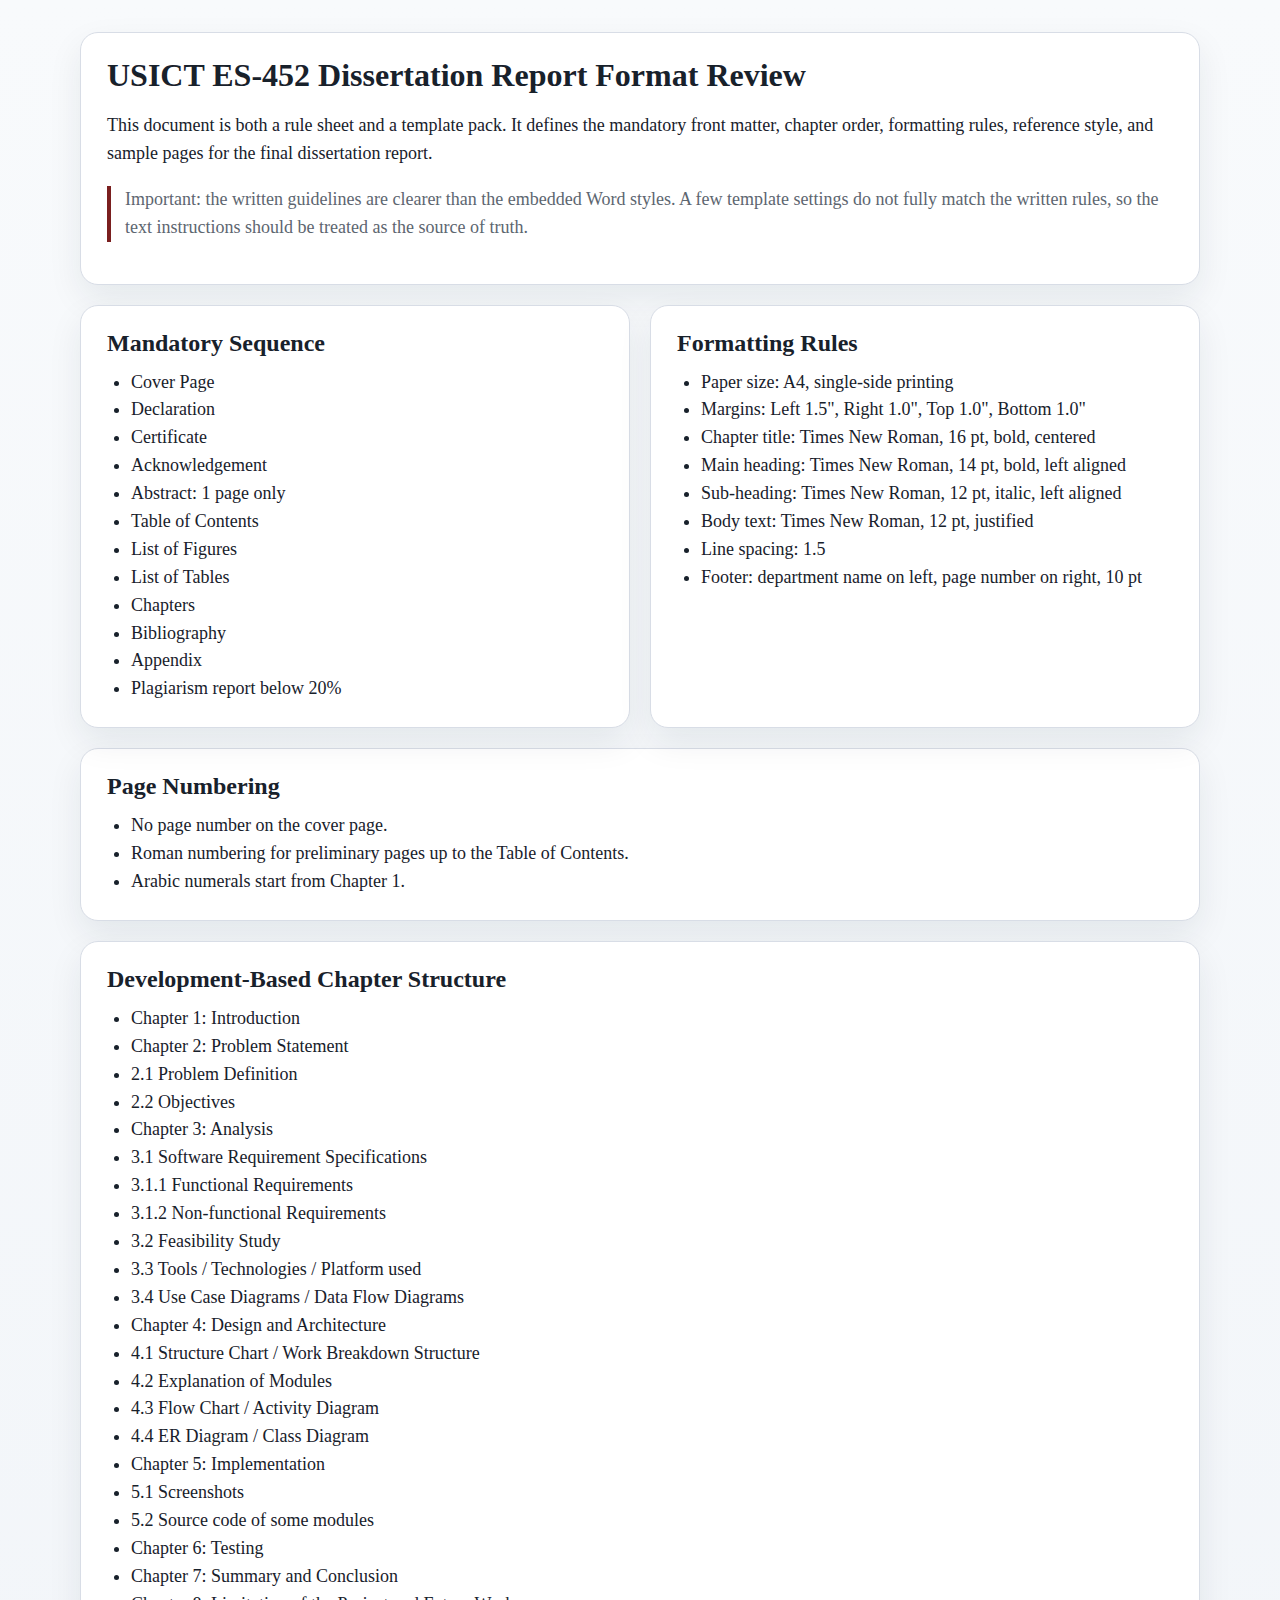
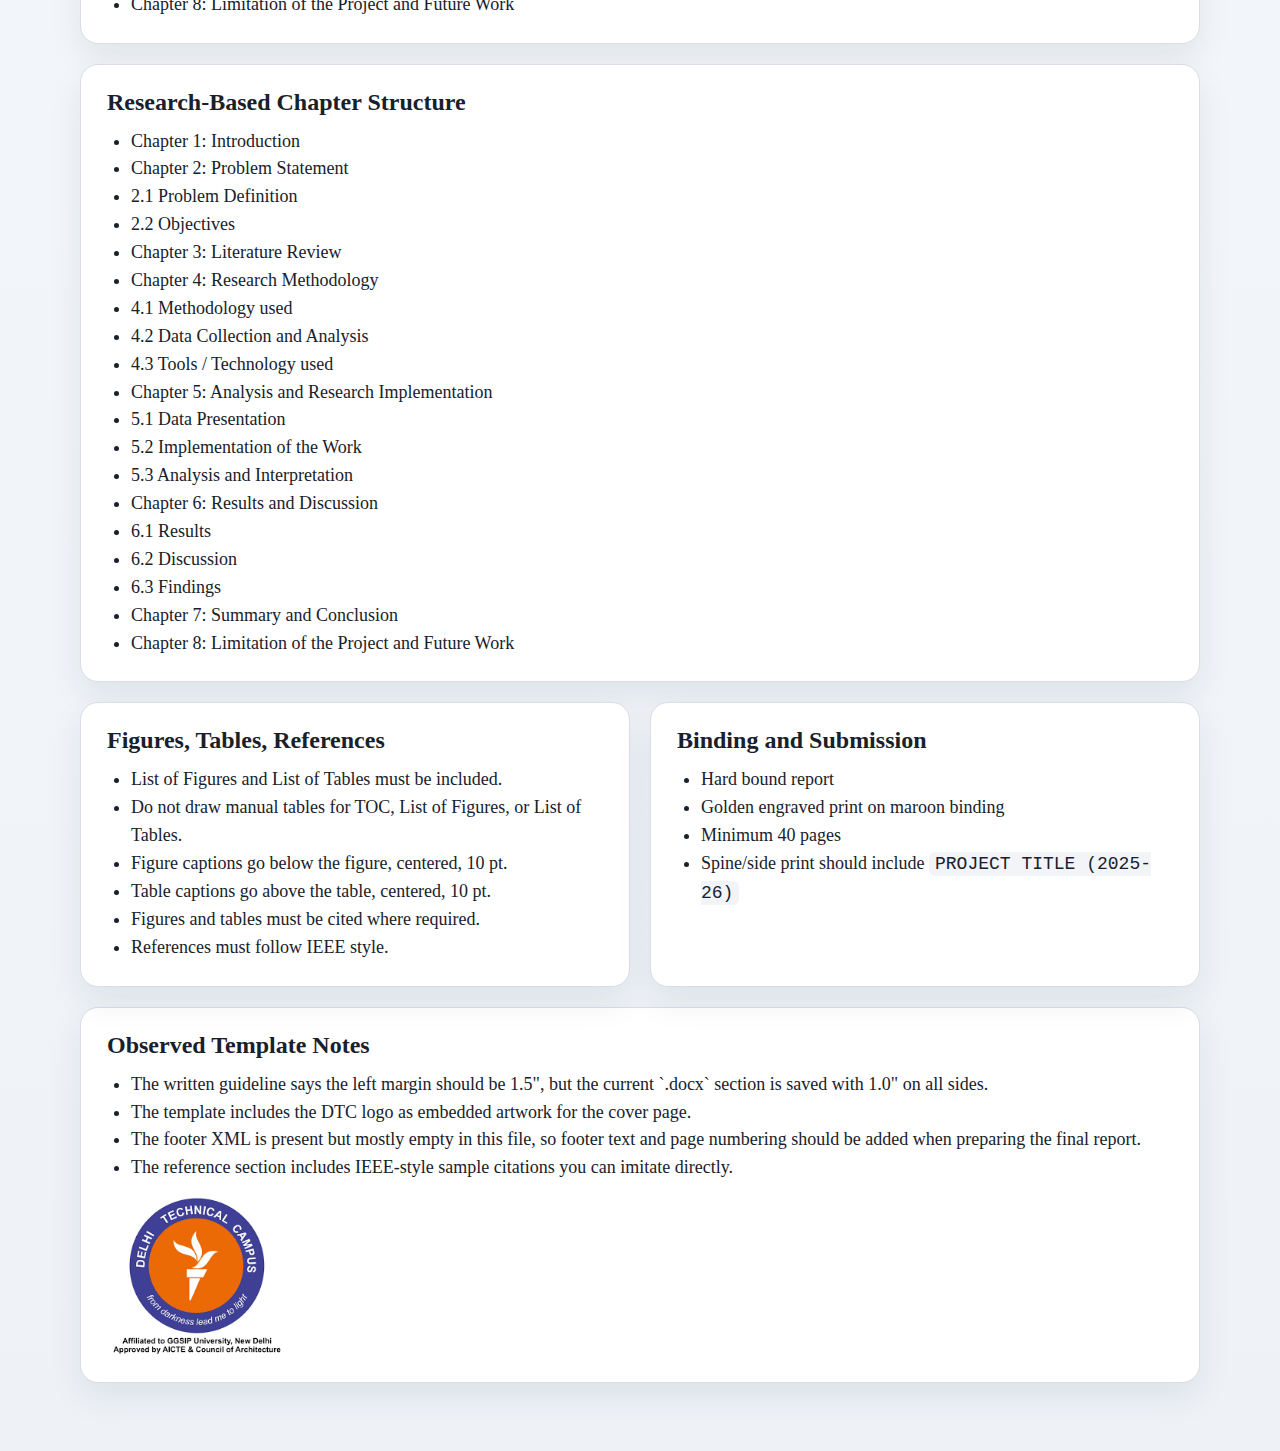
<file: docx_inspect/report_format_review.html>
<!DOCTYPE html>
<html lang="en">
<head>
  <meta charset="UTF-8" />
  <meta name="viewport" content="width=device-width, initial-scale=1.0" />
  <title>ES-452 Dissertation Format Review</title>
  <style>
    :root {
      --bg: #f5f7fb;
      --card: #ffffff;
      --text: #18212b;
      --muted: #5d6670;
      --accent: #7a1f1f;
      --line: #d8dde6;
    }
    * { box-sizing: border-box; }
    body {
      margin: 0;
      font-family: Georgia, "Times New Roman", serif;
      background: linear-gradient(180deg, #f8fafc 0%, #eef2f7 100%);
      color: var(--text);
    }
    main {
      width: min(1120px, calc(100vw - 32px));
      margin: 0 auto;
      padding: 32px 0 48px;
    }
    section {
      background: var(--card);
      border: 1px solid var(--line);
      border-radius: 18px;
      padding: 24px 26px;
      margin-bottom: 20px;
      box-shadow: 0 14px 34px rgba(18, 32, 54, 0.08);
    }
    h1, h2 { margin: 0 0 12px; }
    p, li { font-size: 18px; line-height: 1.55; }
    ul { margin: 0; padding-left: 24px; }
    .grid {
      display: grid;
      grid-template-columns: repeat(auto-fit, minmax(300px, 1fr));
      gap: 20px;
    }
    .note {
      border-left: 4px solid var(--accent);
      padding-left: 14px;
      color: var(--muted);
    }
    img {
      width: 180px;
      display: block;
      margin-top: 12px;
    }
    code {
      font-family: Consolas, monospace;
      background: #f2f4f8;
      padding: 2px 6px;
      border-radius: 6px;
    }
  </style>
</head>
<body>
  <main>
    <section>
      <h1>USICT ES-452 Dissertation Report Format Review</h1>
      <p>
        This document is both a rule sheet and a template pack. It defines the mandatory front matter,
        chapter order, formatting rules, reference style, and sample pages for the final dissertation report.
      </p>
      <p class="note">
        Important: the written guidelines are clearer than the embedded Word styles. A few template settings
        do not fully match the written rules, so the text instructions should be treated as the source of truth.
      </p>
    </section>

    <div class="grid">
      <section>
        <h2>Mandatory Sequence</h2>
        <ul>
          <li>Cover Page</li>
          <li>Declaration</li>
          <li>Certificate</li>
          <li>Acknowledgement</li>
          <li>Abstract: 1 page only</li>
          <li>Table of Contents</li>
          <li>List of Figures</li>
          <li>List of Tables</li>
          <li>Chapters</li>
          <li>Bibliography</li>
          <li>Appendix</li>
          <li>Plagiarism report below 20%</li>
        </ul>
      </section>

      <section>
        <h2>Formatting Rules</h2>
        <ul>
          <li>Paper size: A4, single-side printing</li>
          <li>Margins: Left 1.5", Right 1.0", Top 1.0", Bottom 1.0"</li>
          <li>Chapter title: Times New Roman, 16 pt, bold, centered</li>
          <li>Main heading: Times New Roman, 14 pt, bold, left aligned</li>
          <li>Sub-heading: Times New Roman, 12 pt, italic, left aligned</li>
          <li>Body text: Times New Roman, 12 pt, justified</li>
          <li>Line spacing: 1.5</li>
          <li>Footer: department name on left, page number on right, 10 pt</li>
        </ul>
      </section>
    </div>

    <section>
      <h2>Page Numbering</h2>
      <ul>
        <li>No page number on the cover page.</li>
        <li>Roman numbering for preliminary pages up to the Table of Contents.</li>
        <li>Arabic numerals start from Chapter 1.</li>
      </ul>
    </section>

    <section>
      <h2>Development-Based Chapter Structure</h2>
      <ul>
        <li>Chapter 1: Introduction</li>
        <li>Chapter 2: Problem Statement
        <li>2.1 Problem Definition</li>
        <li>2.2 Objectives</li>
        <li>Chapter 3: Analysis
        <li>3.1 Software Requirement Specifications</li>
        <li>3.1.1 Functional Requirements</li>
        <li>3.1.2 Non-functional Requirements</li>
        <li>3.2 Feasibility Study</li>
        <li>3.3 Tools / Technologies / Platform used</li>
        <li>3.4 Use Case Diagrams / Data Flow Diagrams</li>
        <li>Chapter 4: Design and Architecture</li>
        <li>4.1 Structure Chart / Work Breakdown Structure</li>
        <li>4.2 Explanation of Modules</li>
        <li>4.3 Flow Chart / Activity Diagram</li>
        <li>4.4 ER Diagram / Class Diagram</li>
        <li>Chapter 5: Implementation</li>
        <li>5.1 Screenshots</li>
        <li>5.2 Source code of some modules</li>
        <li>Chapter 6: Testing</li>
        <li>Chapter 7: Summary and Conclusion</li>
        <li>Chapter 8: Limitation of the Project and Future Work</li>
      </ul>
    </section>

    <section>
      <h2>Research-Based Chapter Structure</h2>
      <ul>
        <li>Chapter 1: Introduction</li>
        <li>Chapter 2: Problem Statement
        <li>2.1 Problem Definition</li>
        <li>2.2 Objectives</li>
        <li>Chapter 3: Literature Review</li>
        <li>Chapter 4: Research Methodology</li>
        <li>4.1 Methodology used</li>
        <li>4.2 Data Collection and Analysis</li>
        <li>4.3 Tools / Technology used</li>
        <li>Chapter 5: Analysis and Research Implementation</li>
        <li>5.1 Data Presentation</li>
        <li>5.2 Implementation of the Work</li>
        <li>5.3 Analysis and Interpretation</li>
        <li>Chapter 6: Results and Discussion</li>
        <li>6.1 Results</li>
        <li>6.2 Discussion</li>
        <li>6.3 Findings</li>
        <li>Chapter 7: Summary and Conclusion</li>
        <li>Chapter 8: Limitation of the Project and Future Work</li>
      </ul>
    </section>

    <div class="grid">
      <section>
        <h2>Figures, Tables, References</h2>
        <ul>
          <li>List of Figures and List of Tables must be included.</li>
          <li>Do not draw manual tables for TOC, List of Figures, or List of Tables.</li>
          <li>Figure captions go below the figure, centered, 10 pt.</li>
          <li>Table captions go above the table, centered, 10 pt.</li>
          <li>Figures and tables must be cited where required.</li>
          <li>References must follow IEEE style.</li>
        </ul>
      </section>

      <section>
        <h2>Binding and Submission</h2>
        <ul>
          <li>Hard bound report</li>
          <li>Golden engraved print on maroon binding</li>
          <li>Minimum 40 pages</li>
          <li>Spine/side print should include <code>PROJECT TITLE (2025-26)</code></li>
        </ul>
      </section>
    </div>

    <section>
      <h2>Observed Template Notes</h2>
      <ul>
        <li>The written guideline says the left margin should be 1.5", but the current `.docx` section is saved with 1.0" on all sides.</li>
        <li>The template includes the DTC logo as embedded artwork for the cover page.</li>
        <li>The footer XML is present but mostly empty in this file, so footer text and page numbering should be added when preparing the final report.</li>
        <li>The reference section includes IEEE-style sample citations you can imitate directly.</li>
      </ul>
      <img src="./image1.png" alt="DTC logo" />
    </section>
  </main>
</body>
</html>
</file>
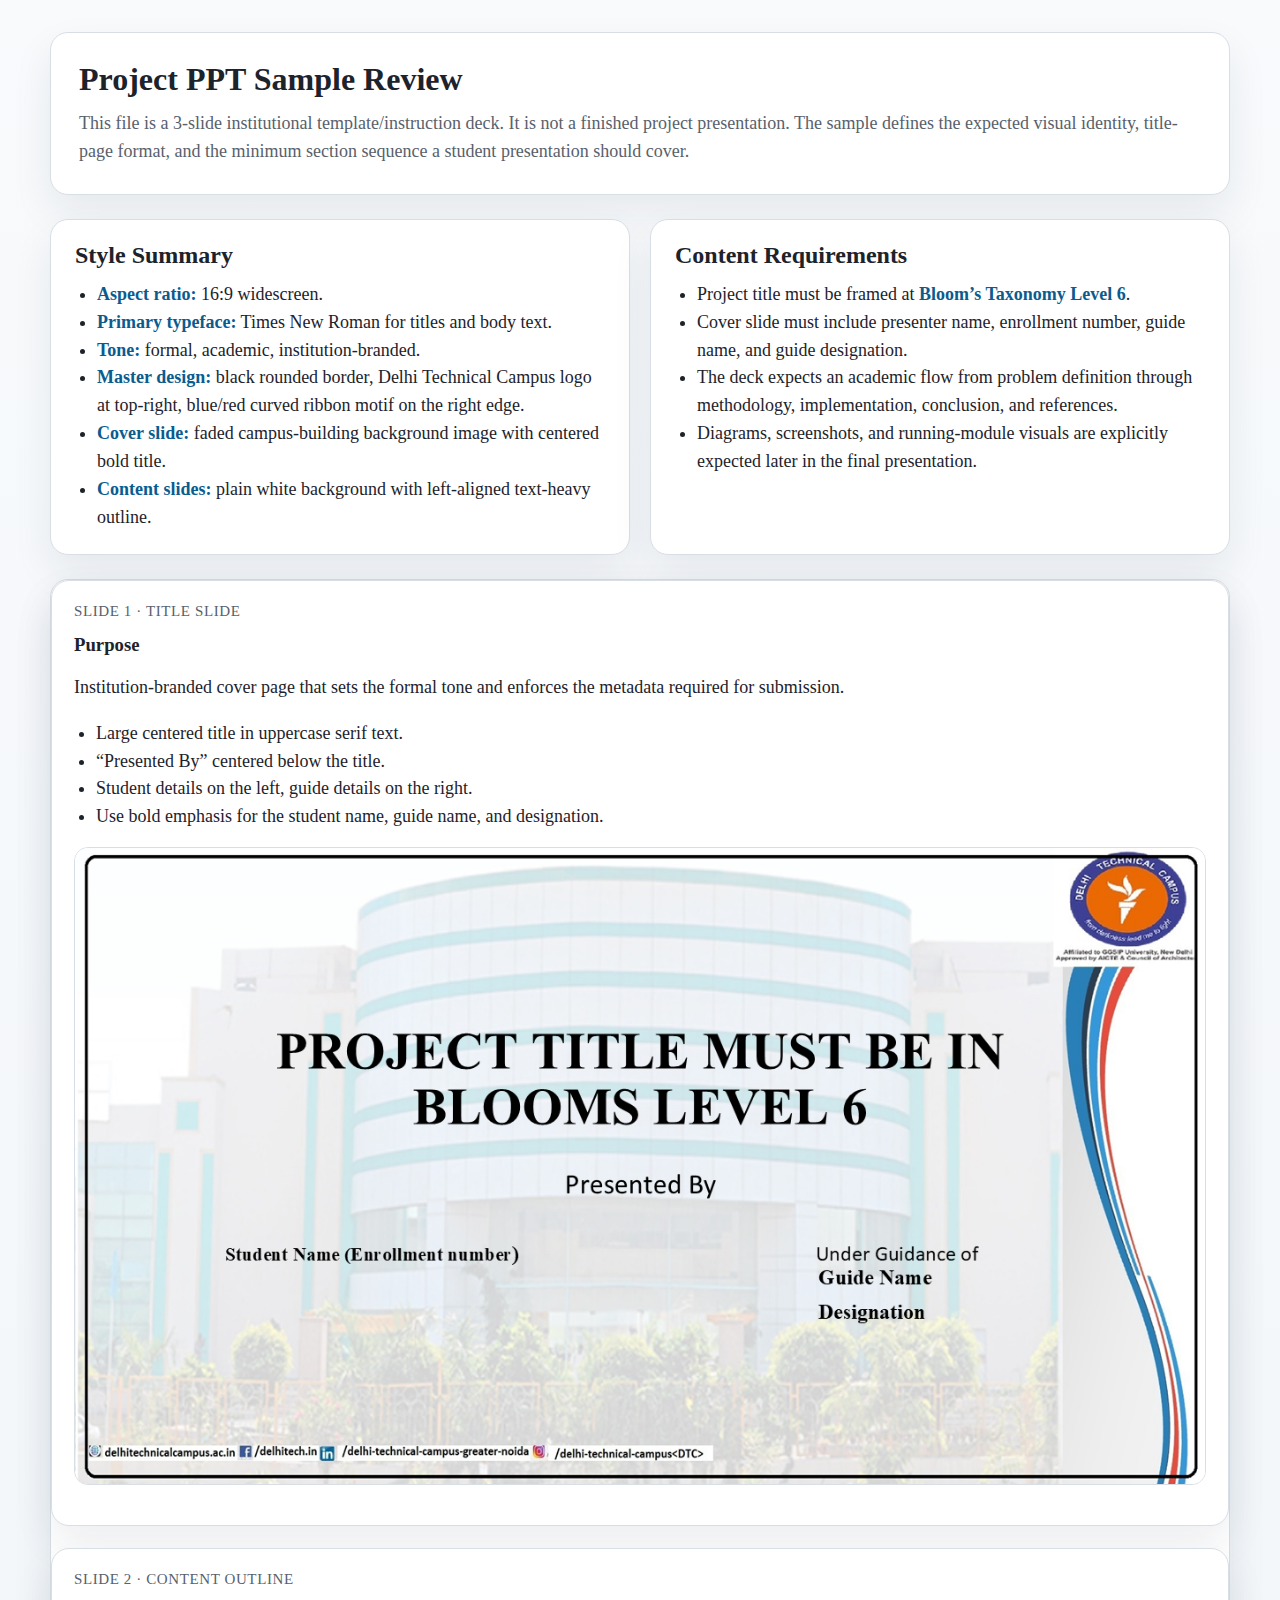
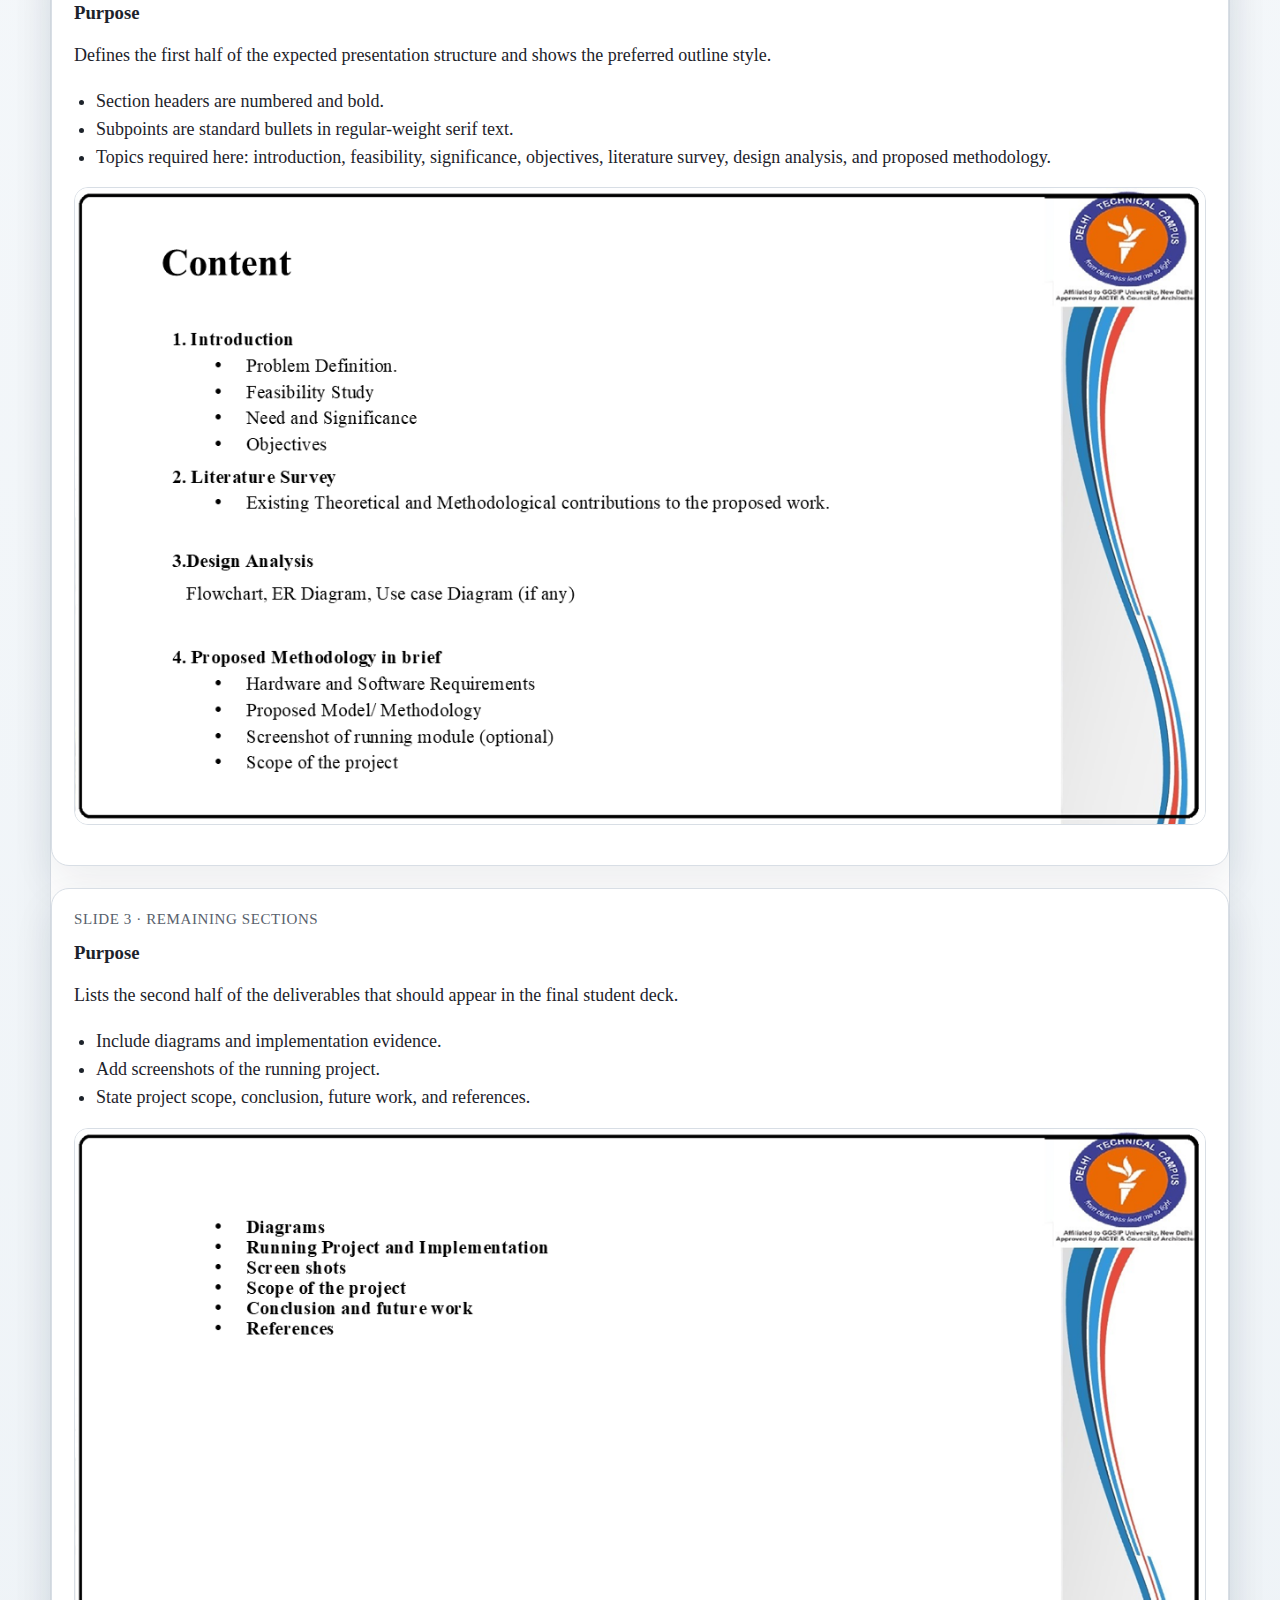
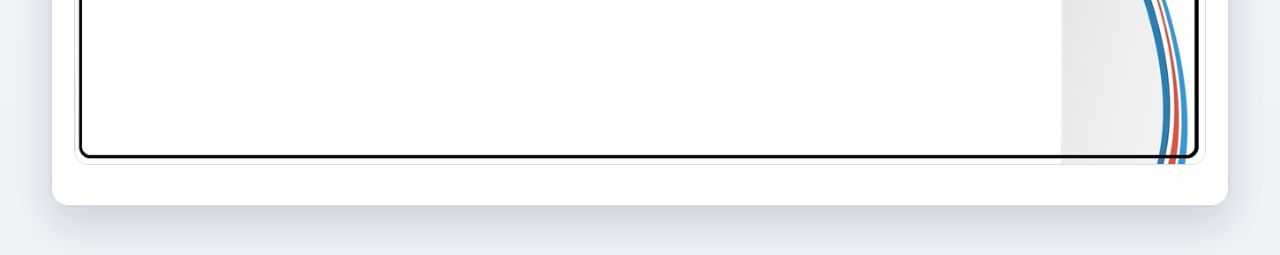
<file: ppt_inspect/ppt_review.html>
<!DOCTYPE html>
<html lang="en">
<head>
  <meta charset="UTF-8" />
  <meta name="viewport" content="width=device-width, initial-scale=1.0" />
  <title>Project PPT Sample Review</title>
  <style>
    :root {
      --bg: #f4f6f8;
      --card: #ffffff;
      --text: #1d232b;
      --muted: #58616c;
      --accent: #0a5c8f;
      --border: #d8dee5;
    }

    * {
      box-sizing: border-box;
    }

    body {
      margin: 0;
      font-family: Georgia, "Times New Roman", serif;
      background: linear-gradient(180deg, #f8fafc 0%, #eef3f7 100%);
      color: var(--text);
    }

    main {
      width: min(1180px, calc(100vw - 32px));
      margin: 0 auto;
      padding: 32px 0 48px;
    }

    h1,
    h2,
    h3 {
      margin: 0 0 12px;
    }

    p,
    li {
      font-size: 18px;
      line-height: 1.55;
    }

    section,
    article {
      background: var(--card);
      border: 1px solid var(--border);
      border-radius: 18px;
      box-shadow: 0 18px 40px rgba(30, 41, 59, 0.08);
    }

    .hero {
      padding: 28px;
      margin-bottom: 24px;
    }

    .hero p {
      margin: 0;
      color: var(--muted);
    }

    .grid {
      display: grid;
      grid-template-columns: repeat(auto-fit, minmax(320px, 1fr));
      gap: 20px;
      margin-bottom: 24px;
    }

    .panel {
      padding: 22px 24px;
    }

    .panel ul {
      margin: 0;
      padding-left: 22px;
    }

    .panel strong {
      color: var(--accent);
    }

    .slides {
      display: grid;
      gap: 22px;
    }

    .slide-card {
      padding: 22px;
    }

    .slide-meta {
      color: var(--muted);
      margin-bottom: 14px;
      font-size: 15px;
      letter-spacing: 0.04em;
      text-transform: uppercase;
    }

    img {
      display: block;
      width: 100%;
      border-radius: 14px;
      border: 1px solid var(--border);
      margin: 16px 0 18px;
      background: #fff;
    }

    .requirements {
      margin: 0;
      padding-left: 22px;
    }
  </style>
</head>
<body>
  <main>
    <section class="hero">
      <h1>Project PPT Sample Review</h1>
      <p>
        This file is a 3-slide institutional template/instruction deck. It is not a finished project
        presentation. The sample defines the expected visual identity, title-page format, and the
        minimum section sequence a student presentation should cover.
      </p>
    </section>

    <div class="grid">
      <section class="panel">
        <h2>Style Summary</h2>
        <ul>
          <li><strong>Aspect ratio:</strong> 16:9 widescreen.</li>
          <li><strong>Primary typeface:</strong> Times New Roman for titles and body text.</li>
          <li><strong>Tone:</strong> formal, academic, institution-branded.</li>
          <li><strong>Master design:</strong> black rounded border, Delhi Technical Campus logo at top-right, blue/red curved ribbon motif on the right edge.</li>
          <li><strong>Cover slide:</strong> faded campus-building background image with centered bold title.</li>
          <li><strong>Content slides:</strong> plain white background with left-aligned text-heavy outline.</li>
        </ul>
      </section>

      <section class="panel">
        <h2>Content Requirements</h2>
        <ul>
          <li>Project title must be framed at <strong>Bloom’s Taxonomy Level 6</strong>.</li>
          <li>Cover slide must include presenter name, enrollment number, guide name, and guide designation.</li>
          <li>The deck expects an academic flow from problem definition through methodology, implementation, conclusion, and references.</li>
          <li>Diagrams, screenshots, and running-module visuals are explicitly expected later in the final presentation.</li>
        </ul>
      </section>
    </div>

    <section class="slides">
      <article class="slide-card">
        <div class="slide-meta">Slide 1 · Title Slide</div>
        <h3>Purpose</h3>
        <p>Institution-branded cover page that sets the formal tone and enforces the metadata required for submission.</p>
        <ul class="requirements">
          <li>Large centered title in uppercase serif text.</li>
          <li>“Presented By” centered below the title.</li>
          <li>Student details on the left, guide details on the right.</li>
          <li>Use bold emphasis for the student name, guide name, and designation.</li>
        </ul>
        <img src="./slide_png/Slide1.PNG" alt="Slide 1 preview" />
      </article>

      <article class="slide-card">
        <div class="slide-meta">Slide 2 · Content Outline</div>
        <h3>Purpose</h3>
        <p>Defines the first half of the expected presentation structure and shows the preferred outline style.</p>
        <ul class="requirements">
          <li>Section headers are numbered and bold.</li>
          <li>Subpoints are standard bullets in regular-weight serif text.</li>
          <li>Topics required here: introduction, feasibility, significance, objectives, literature survey, design analysis, and proposed methodology.</li>
        </ul>
        <img src="./slide_png/Slide2.PNG" alt="Slide 2 preview" />
      </article>

      <article class="slide-card">
        <div class="slide-meta">Slide 3 · Remaining Sections</div>
        <h3>Purpose</h3>
        <p>Lists the second half of the deliverables that should appear in the final student deck.</p>
        <ul class="requirements">
          <li>Include diagrams and implementation evidence.</li>
          <li>Add screenshots of the running project.</li>
          <li>State project scope, conclusion, future work, and references.</li>
        </ul>
        <img src="./slide_png/Slide3.PNG" alt="Slide 3 preview" />
      </article>
    </section>
  </main>
</body>
</html>
</file>
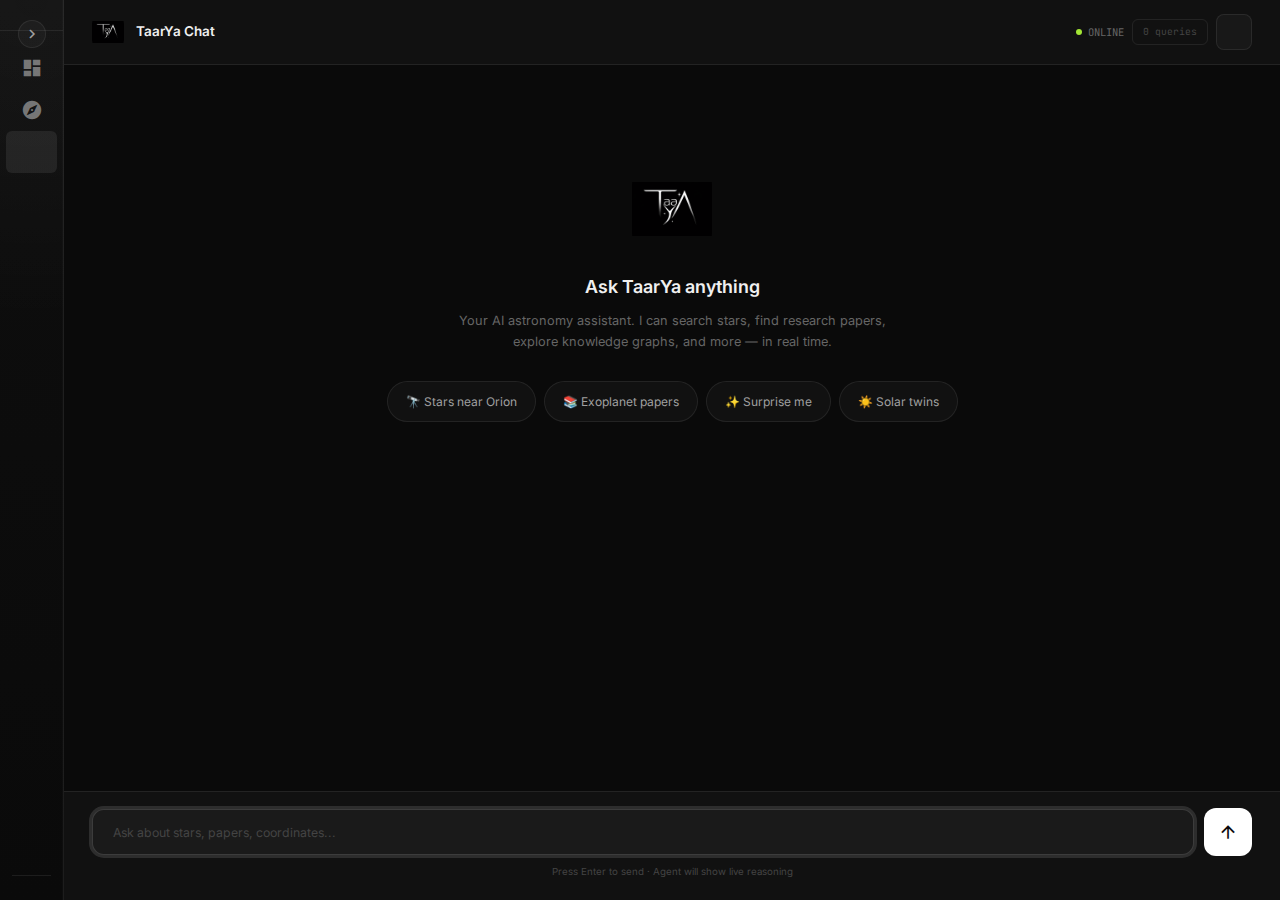
<file: static/chat.html>
<!DOCTYPE html>
<html lang="en" data-theme="dark">
<head>
  <meta charset="UTF-8">
  <meta name="viewport" content="width=device-width, initial-scale=1.0">
  <title>TaarYa — Chat</title>
  <meta name="description" content="Conversational AI agent for astronomy research.">
  <link rel="stylesheet" href="/static/styles.css">
  <link rel="stylesheet" href="https://fonts.googleapis.com/icon?family=Material+Icons">
  <link href="https://fonts.googleapis.com/css2?family=Inter:wght@300;400;500;600;700&family=JetBrains+Mono:wght@400;500;700&display=swap" rel="stylesheet">
  <style>
    /* ═══════════════════════════════════════════════════════
       TAARYA CHAT — BLACK & WHITE THEME (DARK + LIGHT)
       ═══════════════════════════════════════════════════════ */

    :root {
      /* Dark Mode (default) */
      --bg-primary: #0a0a0a;
      --bg-secondary: #111111;
      --bg-tertiary: #1a1a1a;
      --bg-surface: rgba(255,255,255,0.03);
      --bg-surface-hover: rgba(255,255,255,0.06);
      --border: rgba(255,255,255,0.08);
      --border-hover: rgba(255,255,255,0.15);
      --text-primary: #f0f0f0;
      --text-secondary: #a0a0a0;
      --text-tertiary: #666666;
      --text-muted: #444444;
      --accent: #ffffff;
      --accent-dim: rgba(255,255,255,0.12);
      --user-bg: rgba(255,255,255,0.06);
      --user-border: rgba(255,255,255,0.12);
      --ai-bg: rgba(255,255,255,0.03);
      --ai-border: rgba(255,255,255,0.06);
      --success: #a3e635;
      --error: #f87171;
      --dot-active: #ffffff;
      --logo-filter: none;
      --shadow: 0 1px 3px rgba(0,0,0,0.5);
    }

    [data-theme="light"] {
      --bg-primary: #fafafa;
      --bg-secondary: #f5f5f5;
      --bg-tertiary: #eeeeee;
      --bg-surface: rgba(0,0,0,0.02);
      --bg-surface-hover: rgba(0,0,0,0.05);
      --border: rgba(0,0,0,0.08);
      --border-hover: rgba(0,0,0,0.15);
      --text-primary: #111111;
      --text-secondary: #555555;
      --text-tertiary: #888888;
      --text-muted: #bbbbbb;
      --accent: #111111;
      --accent-dim: rgba(0,0,0,0.08);
      --user-bg: rgba(0,0,0,0.04);
      --user-border: rgba(0,0,0,0.08);
      --ai-bg: rgba(0,0,0,0.02);
      --ai-border: rgba(0,0,0,0.05);
      --success: #65a30d;
      --error: #dc2626;
      --dot-active: #111111;
      --logo-filter: invert(1);
      --shadow: 0 1px 3px rgba(0,0,0,0.1);
    }



    html, body {
      height: 100%;
      overflow: hidden;
    }

    .app-layout {
      height: 100vh;
      overflow: hidden;
    }

    /* ── Override main-content for full-bleed chat ──────── */
    .main-content {
      padding: 0 !important;
      max-width: 100% !important;
      height: 100vh;
      min-height: 0;
      position: relative;
      overflow: hidden;
      display: flex;
      flex-direction: column;
      background: var(--bg-primary);
    }

    /* ── Top Bar ───────────────────────────────────────── */
    .chat-topbar {
      position: relative;
      z-index: 2;
      display: flex;
      align-items: center;
      justify-content: space-between;
      padding: 14px 28px;
      border-bottom: 1px solid var(--border);
      background: var(--bg-secondary);
    }

    .topbar-left {
      display: flex;
      align-items: center;
      gap: 12px;
    }

    .topbar-logo {
      width: 32px;
      height: 32px;
      border-radius: 8px;
      object-fit: contain;
      filter: var(--logo-filter);
    }

    .topbar-title {
      font-family: 'Inter', sans-serif;
      font-size: 0.9rem;
      font-weight: 600;
      color: var(--text-primary);
      letter-spacing: -0.01em;
    }

    .topbar-status {
      display: flex;
      align-items: center;
      gap: 6px;
      font-size: 0.7rem;
      color: var(--text-tertiary);
      font-family: 'JetBrains Mono', monospace;
    }

    .status-dot {
      width: 6px; height: 6px;
      border-radius: 50%;
      background: var(--success);
      animation: dotPulse 2s ease-in-out infinite;
    }

    .topbar-right {
      display: flex;
      align-items: center;
      gap: 8px;
    }

    .theme-toggle {
      width: 36px; height: 36px;
      border-radius: 8px;
      border: 1px solid var(--border);
      background: var(--bg-surface);
      cursor: pointer;
      display: flex;
      align-items: center;
      justify-content: center;
      transition: all 0.2s;
      color: var(--text-secondary);
    }

    .theme-toggle:hover {
      background: var(--bg-surface-hover);
      border-color: var(--border-hover);
    }

    .theme-toggle .material-icons { font-size: 18px; }

    .query-count {
      font-family: 'JetBrains Mono', monospace;
      font-size: 0.65rem;
      color: var(--text-muted);
      padding: 4px 10px;
      border: 1px solid var(--border);
      border-radius: 6px;
    }

    /* ── Chat Area ─────────────────────────────────────── */
    .chat-area {
      position: relative;
      z-index: 1;
      flex: 1;
      display: flex;
      flex-direction: column;
      min-height: 0;
      overflow: hidden;
    }

    .chat-messages {
      flex: 1;
      min-height: 0;
      overflow-y: auto;
      overflow-x: hidden;
      padding: 24px 32px;
      scrollbar-width: thin;
      scrollbar-color: var(--accent-dim) transparent;
    }

    .chat-messages::-webkit-scrollbar { width: 3px; }
    .chat-messages::-webkit-scrollbar-track { background: transparent; }
    .chat-messages::-webkit-scrollbar-thumb { background: var(--accent-dim); border-radius: 3px; }

    /* ── Welcome Screen ───────────────────────────────── */
    .welcome-screen {
      display: flex;
      flex-direction: column;
      align-items: center;
      justify-content: center;
      padding: 80px 20px;
      text-align: center;
      animation: fadeInUp 0.6s ease;
    }

    .welcome-logo {
      width: 80px;
      height: 80px;
      border-radius: 16px;
      object-fit: contain;
      margin-bottom: 24px;
      filter: var(--logo-filter);
    }

    .welcome-screen h3 {
      font-family: 'Inter', sans-serif;
      font-size: 1.2rem;
      font-weight: 600;
      color: var(--text-primary);
      margin-bottom: 8px;
    }

    .welcome-screen p {
      font-size: 0.85rem;
      color: var(--text-tertiary);
      max-width: 440px;
      line-height: 1.7;
    }

    .welcome-chips {
      display: flex;
      flex-wrap: wrap;
      gap: 8px;
      margin-top: 28px;
      justify-content: center;
    }

    .welcome-chip {
      padding: 10px 18px;
      font-size: 0.8rem;
      font-family: 'Inter', sans-serif;
      color: var(--text-secondary);
      background: var(--bg-surface);
      border: 1px solid var(--border);
      border-radius: 24px;
      cursor: pointer;
      transition: all 0.2s;
    }

    .welcome-chip:hover {
      background: var(--bg-surface-hover);
      border-color: var(--border-hover);
      color: var(--text-primary);
    }

    /* ── Message Bubbles ──────────────────────────────── */
    .msg {
      display: flex;
      gap: 14px;
      margin-bottom: 20px;
      animation: msgSlide 0.35s ease;
    }

    .msg.user { flex-direction: row-reverse; }

    .msg-avatar {
      width: 32px; height: 32px;
      border-radius: 8px;
      display: flex;
      align-items: center;
      justify-content: center;
      flex-shrink: 0;
      font-size: 14px;
    }

    .msg.ai .msg-avatar {
      background: var(--accent);
    }

    .msg.ai .msg-avatar .material-icons { color: var(--bg-primary); font-size: 16px; }

    .msg.user .msg-avatar {
      background: var(--accent-dim);
      border: 1px solid var(--border);
    }

    .msg.user .msg-avatar .material-icons { color: var(--text-secondary); font-size: 16px; }

    .msg-body {
      max-width: 70%;
      display: flex;
      flex-direction: column;
      gap: 4px;
    }

    .msg.user .msg-body { align-items: flex-end; }

    .msg-sender {
      font-size: 0.7rem;
      color: var(--text-tertiary);
      font-weight: 500;
    }

    .msg-bubble {
      padding: 14px 20px;
      font-size: 0.87rem;
      line-height: 1.7;
      border-radius: 14px;
      color: var(--text-primary);
    }

    .msg.ai .msg-bubble {
      background: var(--ai-bg);
      border: 1px solid var(--ai-border);
      border-top-left-radius: 4px;
    }

    .msg.user .msg-bubble {
      background: var(--user-bg);
      border: 1px solid var(--user-border);
      border-top-right-radius: 4px;
    }

    /* ── Thinking / Event-Driven Steps ─────────────────── */
    .thinking-container {
      margin-bottom: 20px;
      animation: msgSlide 0.35s ease;
    }

    .thinking-header {
      display: flex;
      align-items: center;
      gap: 12px;
      margin-bottom: 10px;
    }

    .thinking-header .status-ring {
      width: 32px; height: 32px;
      border-radius: 8px;
      border: 1.5px solid var(--border-hover);
      display: flex;
      align-items: center;
      justify-content: center;
      animation: ringPulse 1.5s ease-in-out infinite;
    }

    .thinking-header .status-ring .material-icons {
      font-size: 16px;
      color: var(--text-secondary);
    }

    .thinking-label {
      font-family: 'JetBrains Mono', monospace;
      font-size: 0.7rem;
      color: var(--text-primary);
      text-transform: uppercase;
      letter-spacing: 1.5px;
      font-weight: 500;
    }

    .thinking-sublabel {
      font-size: 0.65rem;
      color: var(--text-tertiary);
      font-family: 'JetBrains Mono', monospace;
    }

    /* ── Step Timeline ─────────────────────────────────── */
    .steps-timeline {
      margin-left: 16px;
      border-left: 1px solid var(--border);
      padding-left: 20px;
    }

    .step-item {
      position: relative;
      margin-bottom: 8px;
      padding: 10px 14px;
      background: var(--bg-surface);
      border: 1px solid var(--border);
      border-radius: 8px;
      animation: stepFade 0.4s ease;
    }

    .step-item::before {
      content: '';
      position: absolute;
      left: -26px;
      top: 15px;
      width: 8px; height: 8px;
      border-radius: 50%;
      border: 1.5px solid var(--text-muted);
      background: var(--bg-primary);
    }

    .step-item.active::before {
      background: var(--dot-active);
      border-color: var(--dot-active);
      box-shadow: 0 0 6px var(--accent-dim);
      animation: dotPulse 1s ease-in-out infinite;
    }

    .step-item.done::before {
      background: var(--success);
      border-color: var(--success);
    }

    .step-tool {
      display: flex;
      align-items: center;
      gap: 8px;
      font-family: 'JetBrains Mono', monospace;
      font-size: 0.7rem;
      color: var(--text-secondary);
    }

    .step-tool .tool-icon { font-size: 14px; color: var(--text-secondary); }
    .step-tool .tool-name { color: var(--text-primary); font-weight: 600; }

    .step-input {
      font-size: 0.65rem;
      color: var(--text-tertiary);
      font-family: 'JetBrains Mono', monospace;
      margin-top: 4px;
      padding: 3px 8px;
      background: var(--bg-tertiary);
      border-radius: 4px;
      overflow-x: auto;
      white-space: nowrap;
    }

    .step-output {
      font-size: 0.62rem;
      color: var(--success);
      font-family: 'JetBrains Mono', monospace;
      margin-top: 4px;
      display: flex;
      align-items: center;
      gap: 4px;
    }

    /* ── Tool Result Cards ────────────────────────────── */
    .tool-result-card {
      margin-top: 10px;
      padding: 14px 18px;
      background: var(--bg-surface);
      border: 1px solid var(--border);
      border-radius: 10px;
      position: relative;
      overflow: hidden;
    }

    .tool-result-card::before {
      content: '';
      position: absolute;
      top: 0; left: 0;
      width: 2px;
      height: 100%;
      background: var(--text-secondary);
    }

    .tool-result-header {
      display: flex;
      align-items: center;
      gap: 8px;
      margin-bottom: 8px;
      font-family: 'JetBrains Mono', monospace;
      font-size: 0.65rem;
      color: var(--text-secondary);
      text-transform: uppercase;
      letter-spacing: 1px;
    }

    .tool-result-header .material-icons { font-size: 14px; }

    .tool-result-body {
      font-size: 0.78rem;
      color: var(--text-secondary);
      overflow-x: auto;
    }

    .tool-result-body table {
      width: 100%;
      border-collapse: collapse;
      font-family: 'JetBrains Mono', monospace;
      font-size: 0.7rem;
    }

    .tool-result-body th {
      text-align: left;
      padding: 6px 10px;
      color: var(--text-tertiary);
      font-weight: 500;
      font-size: 0.6rem;
      text-transform: uppercase;
      letter-spacing: 1px;
      border-bottom: 1px solid var(--border);
    }

    .tool-result-body td {
      padding: 6px 10px;
      border-bottom: 1px solid var(--border);
      color: var(--text-secondary);
    }

    /* ── Input Bar ─────────────────────────────────────── */
    .input-area {
      flex-shrink: 0;
      position: relative;
      z-index: 2;
      padding: 16px 28px 20px;
      border-top: 1px solid var(--border);
      background: var(--bg-secondary);
    }

    .input-row {
      display: flex;
      gap: 10px;
      align-items: center;
    }

    .input-row input {
      flex: 1;
      background: var(--bg-tertiary);
      border: 1px solid var(--border);
      color: var(--text-primary);
      padding: 14px 20px;
      border-radius: 12px;
      font-size: 0.87rem;
      font-family: 'Inter', sans-serif;
      outline: none;
      transition: all 0.2s;
    }

    .input-row input:focus {
      border-color: var(--border-hover);
      box-shadow: 0 0 0 3px var(--accent-dim);
    }

    .input-row input::placeholder {
      color: var(--text-muted);
      font-size: 0.82rem;
    }

    .send-btn {
      width: 48px; height: 48px;
      border-radius: 12px;
      background: var(--accent);
      border: none;
      cursor: pointer;
      display: flex;
      align-items: center;
      justify-content: center;
      transition: all 0.2s;
      flex-shrink: 0;
    }

    .send-btn:hover {
      opacity: 0.85;
      transform: translateY(-1px);
    }

    .send-btn:disabled {
      opacity: 0.2;
      cursor: not-allowed;
      transform: none;
    }

    .send-btn .material-icons {
      font-size: 20px;
      color: var(--bg-primary);
    }

    .input-hint {
      font-size: 0.65rem;
      color: var(--text-muted);
      text-align: center;
      margin-top: 8px;
    }

    /* ── Markdown in messages ──────────────────────────── */
    .msg-bubble strong { color: var(--text-primary); font-weight: 600; }
    .msg-bubble code {
      font-family: 'JetBrains Mono', monospace;
      font-size: 0.8em;
      background: var(--accent-dim);
      padding: 2px 6px;
      border-radius: 4px;
      color: var(--text-primary);
    }

    .msg-bubble table {
      width: 100%;
      border-collapse: collapse;
      margin: 10px 0;
      font-size: 0.78rem;
    }
    .msg-bubble th, .msg-bubble td {
      padding: 6px 10px;
      border-bottom: 1px solid var(--border);
      text-align: left;
    }
    .msg-bubble th {
      color: var(--text-secondary);
      font-family: 'JetBrains Mono', monospace;
      font-size: 0.65rem;
      text-transform: uppercase;
      letter-spacing: 1px;
    }
    .msg-bubble td {
      color: var(--text-secondary);
      font-family: 'JetBrains Mono', monospace;
      font-size: 0.72rem;
    }

    .msg-bubble h1, .msg-bubble h2, .msg-bubble h3 {
      color: var(--text-primary);
      margin: 12px 0 6px;
    }

    .msg-bubble ul, .msg-bubble ol { margin-left: 16px; margin-top: 6px; }
    .msg-bubble li { margin-bottom: 4px; }

    /* ── Animations ────────────────────────────────────── */
    @keyframes dotPulse {
      0%, 100% { opacity: 1; }
      50% { opacity: 0.4; }
    }

    @keyframes ringPulse {
      0%, 100% { border-color: var(--border); }
      50% { border-color: var(--border-hover); }
    }

    @keyframes msgSlide {
      from { opacity: 0; transform: translateY(10px); }
      to   { opacity: 1; transform: translateY(0); }
    }

    @keyframes stepFade {
      from { opacity: 0; transform: translateX(-6px); }
      to   { opacity: 1; transform: translateX(0); }
    }

    @keyframes fadeInUp {
      from { opacity: 0; transform: translateY(16px); }
      to   { opacity: 1; transform: translateY(0); }
    }

    /* ── Responsive ────────────────────────────────────── */
    @media (max-width: 768px) {
      .chat-messages { padding: 16px; }
      .chat-topbar { padding: 10px 16px; }
      .input-area { padding: 12px 16px 16px; }
      .msg-body { max-width: 85%; }
      .welcome-chips { flex-direction: column; align-items: center; }
    }
  </style>
</head>
<body>
<div class="app-layout">

  <!-- Sidebar -->
  <aside class="sidebar">
    <button id="sidebar-toggle" class="sidebar-toggle"></button>
    <div class="sidebar-brand">
      <h1>TaarYa</h1>
      <p>Star Catalog Intelligence</p>
    </div>
    <ul class="sidebar-nav">
      <li><a href="/static/dashboard.html">
        <span class="material-icons">dashboard</span> Dashboard
      </a></li>
      <li><a href="/static/explore.html">
        <span class="material-icons">explore</span> Explore
      </a></li>
      <li><a href="/static/chat.html" class="active">
        <span class="material-icons">smart_toy</span> Chat
      </a></li>
    </ul>
    <div class="sidebar-footer"><span class="version">v0.2.0</span></div>
  </aside>

  <!-- Main Content -->
  <main class="main-content">
    <!-- Top Bar -->
    <div class="chat-topbar">
      <div class="topbar-left">
        <img src="/static/TaarYaLogo.png" alt="TaarYa" class="topbar-logo" id="topbar-logo">
        <span class="topbar-title">TaarYa Chat</span>
      </div>
      <div class="topbar-right">
        <div class="topbar-status">
          <div class="status-dot"></div>
          <span>ONLINE</span>
        </div>
        <div class="query-count" id="query-count">0 queries</div>
        <button class="theme-toggle" id="theme-toggle" title="Toggle light/dark mode">
          <span class="material-icons">light_mode</span>
        </button>
      </div>
    </div>

    <!-- Chat Area -->
    <div class="chat-area">
      <div class="chat-messages" id="chat-messages">
        <!-- Welcome Screen -->
        <div class="welcome-screen" id="welcome">
          <img src="/static/TaarYaLogo.png" alt="TaarYa" class="welcome-logo" id="welcome-logo">
          <h3>Ask TaarYa anything</h3>
          <p>Your AI astronomy assistant. I can search stars, find research papers, explore knowledge graphs, and more — in real time.</p>
          <div class="welcome-chips" id="suggestion-chips">
            <div class="welcome-chip" data-query="Find stars near RA=83.8, Dec=-5.4">🔭 Stars near Orion</div>
            <div class="welcome-chip" data-query="Search for papers about exoplanet atmospheres">📚 Exoplanet papers</div>
            <div class="welcome-chip" data-query="Surprise me with something interesting">✨ Surprise me</div>
            <div class="welcome-chip" data-query="Find solar twin stars">☀️ Solar twins</div>
          </div>
        </div>
      </div>

      <!-- Input Bar -->
      <div class="input-area">
        <div class="input-row">
          <input type="text" id="chat-input" placeholder="Ask about stars, papers, coordinates..." autocomplete="off">
          <button class="send-btn" id="chat-send">
            <span class="material-icons">arrow_upward</span>
          </button>
        </div>
        <div class="input-hint">Press Enter to send · Agent will show live reasoning</div>
      </div>
    </div>
  </main>
</div>

<script src="/static/taarya-api.js"></script>
<script>
(function() {
  'use strict';
  const { api } = TaarYa;

  const messagesEl = document.getElementById('chat-messages');
  const inputEl    = document.getElementById('chat-input');
  const sendBtn    = document.getElementById('chat-send');
  const welcomeEl  = document.getElementById('welcome');
  const countEl    = document.getElementById('query-count');
  const toggleBtn  = document.getElementById('theme-toggle');

  let chatHistory = [];
  let sending = false;
  let queryCount = 0;

  // ─── Helpers ────────────────────────────────────────────
  function scrollBottom() {
    messagesEl.scrollTop = messagesEl.scrollHeight;
  }

  function addHTML(html) {
    if (welcomeEl) welcomeEl.style.display = 'none';
    messagesEl.insertAdjacentHTML('beforeend', html);
    scrollBottom();
  }

  function escapeHtml(str) {
    return str.replace(/&/g,'&amp;').replace(/</g,'&lt;').replace(/>/g,'&gt;').replace(/"/g,'&quot;');
  }

  function formatAnswer(text) {
    let html = escapeHtml(text);
    html = html.replace(/\*\*(.+?)\*\*/g, '<strong>$1</strong>');
    html = html.replace(/`([^`]+)`/g, '<code>$1</code>');
    html = html.replace(/^### (.+)$/gm, '<h3>$1</h3>');
    html = html.replace(/^## (.+)$/gm, '<h2>$1</h2>');
    html = html.replace(/^# (.+)$/gm, '<h1>$1</h1>');
    html = html.replace(/^- (.+)$/gm, '<li>$1</li>');
    html = html.replace(/(<li>.*<\/li>)/gs, '<ul>$1</ul>');
    html = html.replace(/\|(.+)\|/g, (match) => {
      const cells = match.split('|').filter(c => c.trim());
      if (cells.every(c => /^[-:]+$/.test(c.trim()))) return '';
      return '<tr>' + cells.map(c => `<td>${c.trim()}</td>`).join('') + '</tr>';
    });
    html = html.replace(/\n/g, '<br>');
    html = html.replace(/<\/ul>\s*<ul>/g, '');
    return html;
  }

  // Tool icon & label maps
  const toolIcons = {
    'cone_search': 'radar',
    'star_lookup': 'star',
    'find_nearby_stars': 'scatter_plot',
    'semantic_search': 'article',
    'graph_query': 'hub',
    'count_stars_in_region': 'grid_on',
  };

  const toolLabels = {
    'cone_search': 'Scanning sky coordinates',
    'star_lookup': 'Querying Gaia catalog',
    'find_nearby_stars': 'Finding nearby objects',
    'semantic_search': 'Searching arXiv papers',
    'graph_query': 'Traversing knowledge graph',
    'count_stars_in_region': 'Counting objects in region',
  };

  // ─── Thinking Panel (created once per query) ──────────
  function addThinking(thinkingId) {
    const html = `
      <div class="thinking-container" id="${thinkingId}">
        <div class="thinking-header">
          <div class="status-ring">
            <span class="material-icons">psychology</span>
          </div>
          <div>
            <div class="thinking-label">Processing</div>
            <div class="thinking-sublabel" id="${thinkingId}-sublabel">Analyzing your query...</div>
          </div>
        </div>
        <div class="steps-timeline" id="${thinkingId}-steps"></div>
      </div>`;
    addHTML(html);
  }

  // ─── SSE Event-Driven Steps ────────────────────────────
  // Adds/updates steps in the thinking panel in real-time
  let currentStepEl = null;

  function handleEvent(thinkingId, event) {
    const stepsEl = document.getElementById(`${thinkingId}-steps`);
    const sublabelEl = document.getElementById(`${thinkingId}-sublabel`);
    if (!stepsEl) return;

    const { type, data } = event;

    if (type === 'thinking') {
      if (sublabelEl) sublabelEl.textContent = data.status || 'Thinking...';
      // Mark any active step as still active (no change needed)
    }

    else if (type === 'tool_start') {
      // Mark previous active step as done
      if (currentStepEl) {
        currentStepEl.classList.remove('active');
        currentStepEl.classList.add('done');
        const out = currentStepEl.querySelector('.step-output');
        if (out && !out.dataset.filled) {
          out.innerHTML = '<span class="material-icons" style="font-size:10px;">check</span> Done';
        }
      }

      const toolName = data.tool || 'unknown';
      const icon = toolIcons[toolName] || 'build';
      const label = toolLabels[toolName] || toolName;
      const inputStr = data.input ? (data.input.length > 80 ? data.input.slice(0, 80) + '…' : data.input) : '';

      if (sublabelEl) sublabelEl.textContent = label;

      const stepHtml = `
        <div class="step-item active">
          <div class="step-tool">
            <span class="material-icons tool-icon">${icon}</span>
            <span class="tool-name">${escapeHtml(toolName)}</span>
            <span style="color:var(--text-muted);font-size:0.6rem;">— ${escapeHtml(label)}</span>
          </div>
          ${inputStr ? `<div class="step-input">→ ${escapeHtml(inputStr)}</div>` : ''}
          <div class="step-output">Running...</div>
        </div>`;
      stepsEl.insertAdjacentHTML('beforeend', stepHtml);
      currentStepEl = stepsEl.lastElementChild;
      scrollBottom();
    }

    else if (type === 'decision') {
      const msg = data.message ? data.message.trim() : 'Choosing next action…';
      if (sublabelEl) sublabelEl.textContent = 'Planning next step';
      stepsEl.insertAdjacentHTML('beforeend', `
        <div class="step-item">
          <div class="step-tool">
            <span class="material-icons tool-icon">psychology_alt</span>
            <span class="tool-name">decision</span>
          </div>
          <div class="step-input">${escapeHtml(msg.slice(0, 180))}</div>
        </div>`);
      scrollBottom();
    }

    else if (type === 'tool_end') {
      if (currentStepEl) {
        currentStepEl.classList.remove('active');
        currentStepEl.classList.add('done');
        const out = currentStepEl.querySelector('.step-output');
        if (out) {
          const preview = data.output_preview
            ? (data.output_preview.length > 60 ? data.output_preview.slice(0, 60) + '…' : data.output_preview)
            : 'Done';
          out.innerHTML = `<span class="material-icons" style="font-size:10px;">check</span> ${escapeHtml(preview)}`;
          out.dataset.filled = '1';
        }
      }
      scrollBottom();
    }

    else if (type === 'error') {
      if (sublabelEl) sublabelEl.textContent = 'Error encountered';
      stepsEl.insertAdjacentHTML('beforeend', `
        <div class="step-item" style="border-color:var(--error);">
          <div class="step-tool" style="color:var(--error);">
            <span class="material-icons tool-icon" style="color:var(--error);">error</span>
            <span>${escapeHtml(data.message || 'Unknown error')}</span>
          </div>
        </div>`);
      scrollBottom();
    }
  }

  function finishThinking(thinkingId, toolCount) {
    const container = document.getElementById(thinkingId);
    if (!container) return;

    // If no tools were used at all, just remove the thinking panel
    if (toolCount === 0) {
      container.remove();
      return;
    }

    // Mark complete
    const label = container.querySelector('.thinking-label');
    const sublabel = container.querySelector('.thinking-sublabel');
    const ring = container.querySelector('.status-ring');

    if (label) label.textContent = 'COMPLETE';
    if (sublabel) sublabel.textContent = `${toolCount} tool${toolCount > 1 ? 's' : ''} executed`;
    if (ring) {
      ring.style.animation = 'none';
      ring.style.borderColor = 'var(--success)';
      ring.querySelector('.material-icons').textContent = 'check_circle';
      ring.querySelector('.material-icons').style.color = 'var(--success)';
    }

    // Mark any remaining active step as done
    if (currentStepEl && currentStepEl.classList.contains('active')) {
      currentStepEl.classList.remove('active');
      currentStepEl.classList.add('done');
    }

    scrollBottom();
  }

  // ─── User / AI Bubbles ─────────────────────────────────
  function addUserMsg(text) {
    addHTML(`
      <div class="msg user">
        <div class="msg-avatar"><span class="material-icons">person</span></div>
        <div class="msg-body">
          <div class="msg-sender">You</div>
          <div class="msg-bubble">${escapeHtml(text)}</div>
        </div>
      </div>`);
  }

  function addAIMsg(html) {
    addHTML(`
      <div class="msg ai">
        <div class="msg-avatar"><span class="material-icons">auto_awesome</span></div>
        <div class="msg-body">
          <div class="msg-sender">TaarYa</div>
          <div class="msg-bubble">${html}</div>
        </div>
      </div>`);
  }

  // ─── Send Logic (SSE Stream) ───────────────────────────
  async function send(overrideQuery) {
    if (sending) return;
    const query = overrideQuery || inputEl.value.trim();
    if (!query) return;

    inputEl.value = '';
    sending = true;
    sendBtn.disabled = true;
    queryCount++;
    countEl.textContent = `${queryCount} ${queryCount === 1 ? 'query' : 'queries'}`;

    // User bubble
    addUserMsg(query);
    chatHistory.push({ role: 'user', content: query });

    // Start thinking panel
    const thinkingId = 'think-' + Date.now();
    addThinking(thinkingId);
    currentStepEl = null;

    let toolCount = 0;
    let answered = false;
    let currentBubble = null;
    let rawAnswer = '';

    try {
      await api.askStream(
        query,
        chatHistory.length > 2 ? chatHistory.slice(-10) : null,
        (event) => {
          if (event.type === 'tool_start') toolCount++;

          if (event.type === 'token') {
            if (!answered) {
              answered = true;
              finishThinking(thinkingId, toolCount);
              
              const id = 'bubble-' + Date.now();
              addHTML(`
                <div class="msg ai">
                  <div class="msg-avatar"><span class="material-icons">auto_awesome</span></div>
                  <div class="msg-body">
                    <div class="msg-sender">TaarYa</div>
                    <div class="msg-bubble" id="${id}"></div>
                  </div>
                </div>`);
              currentBubble = document.getElementById(id);
            }
            if (currentBubble) {
              rawAnswer += (event.data.text || '');
              currentBubble.innerHTML = formatAnswer(rawAnswer);
              scrollBottom();
            }
          }

          if (event.type === 'answer') {
            if (!answered) {
              answered = true;
              finishThinking(thinkingId, toolCount);
              const answer = event.data.answer || 'No response received.';
              addAIMsg(formatAnswer(answer));
              chatHistory.push({ role: 'assistant', content: answer });
            } else {
              const answer = event.data.answer || rawAnswer;
              if (currentBubble) {
                currentBubble.innerHTML = formatAnswer(answer);
              }
              chatHistory.push({ role: 'assistant', content: answer });
            }

            // Rich tool output cards
            const toolOutputs = event.data.tool_outputs || [];
            toolOutputs.forEach(to => {
              if (to.data && Array.isArray(to.data) && to.data.length) {
                const icon = toolIcons[to.tool] || 'data_array';
                let bodyHtml = '';

                if (to.tool === 'semantic_search' || to.tool === 'graph_query') {
                  bodyHtml = to.data.slice(0, 5).map(p =>
                    `<div style="margin-bottom:8px;padding-bottom:8px;border-bottom:1px solid var(--border);">
                      <div style="font-size:0.78rem;color:var(--text-primary);font-weight:500;">${escapeHtml(p.title || p.name || 'Untitled')}</div>
                      <div style="font-size:0.65rem;color:var(--text-tertiary);margin-top:2px;">${escapeHtml(p.authors || p.category || '')}</div>
                    </div>`).join('');
                } else {
                  bodyHtml = '<table><tr><th>Source ID</th><th>RA</th><th>Dec</th><th>G-Mag</th></tr>';
                  to.data.slice(0, 8).forEach(s => {
                    bodyHtml += `<tr>
                      <td style="color:var(--text-primary);">${s.source_id || s.id || '—'}</td>
                      <td>${(s.ra || 0).toFixed(4)}°</td>
                      <td>${(s.dec || 0).toFixed(4)}°</td>
                      <td>${(s.phot_g_mean_mag || s.gmag || 0).toFixed(2)}</td>
                    </tr>`;
                  });
                  bodyHtml += '</table>';
                  if (to.data.length > 8) {
                    bodyHtml += `<div style="font-size:0.6rem;color:var(--text-muted);margin-top:6px;">+ ${to.data.length - 8} more results</div>`;
                  }
                }

                addHTML(`
                  <div class="tool-result-card">
                    <div class="tool-result-header">
                      <span class="material-icons">${icon}</span>
                      ${to.tool.replace(/_/g, ' ')} · ${to.data.length} results
                    </div>
                    <div class="tool-result-body">${bodyHtml}</div>
                  </div>`);
              }
            });
          }

          else if (event.type === 'done') {
            // ensure thinking is finalized
            if (!answered) finishThinking(thinkingId, toolCount);
          }

          else if (event.type !== 'answer') {
            // thinking, decision, tool_start, tool_end, error
            handleEvent(thinkingId, event);
          }
        }
      );
    } catch (err) {
      // Fallback to non-streaming API
      const thinkEl = document.getElementById(thinkingId);
      if (thinkEl) thinkEl.remove();

      try {
        const resp = await api.ask(query, chatHistory.length > 2 ? chatHistory.slice(-10) : null);
        const answer = resp.answer || resp.response || 'No response.';
        addAIMsg(formatAnswer(answer));
        chatHistory.push({ role: 'assistant', content: answer });
      } catch (fallbackErr) {
        addAIMsg(`<span style="color:var(--error);">⚠ Failed:</span> ${escapeHtml(fallbackErr.message)}`);
      }
    }

    sending = false;
    sendBtn.disabled = false;
    inputEl.focus();
  }

  // ─── Event Listeners ──────────────────────────────────
  sendBtn.addEventListener('click', () => send());
  inputEl.addEventListener('keydown', (e) => {
    if (e.key === 'Enter' && !e.shiftKey) { e.preventDefault(); send(); }
  });

  // Suggestion chips
  document.querySelectorAll('.welcome-chip').forEach(chip => {
    chip.addEventListener('click', () => {
      const q = chip.getAttribute('data-query');
      if (q) send(q);
    });
  });

  inputEl.focus();
})();
</script>
<script src="/static/theme.js"></script>
</body>
</html>
</file>
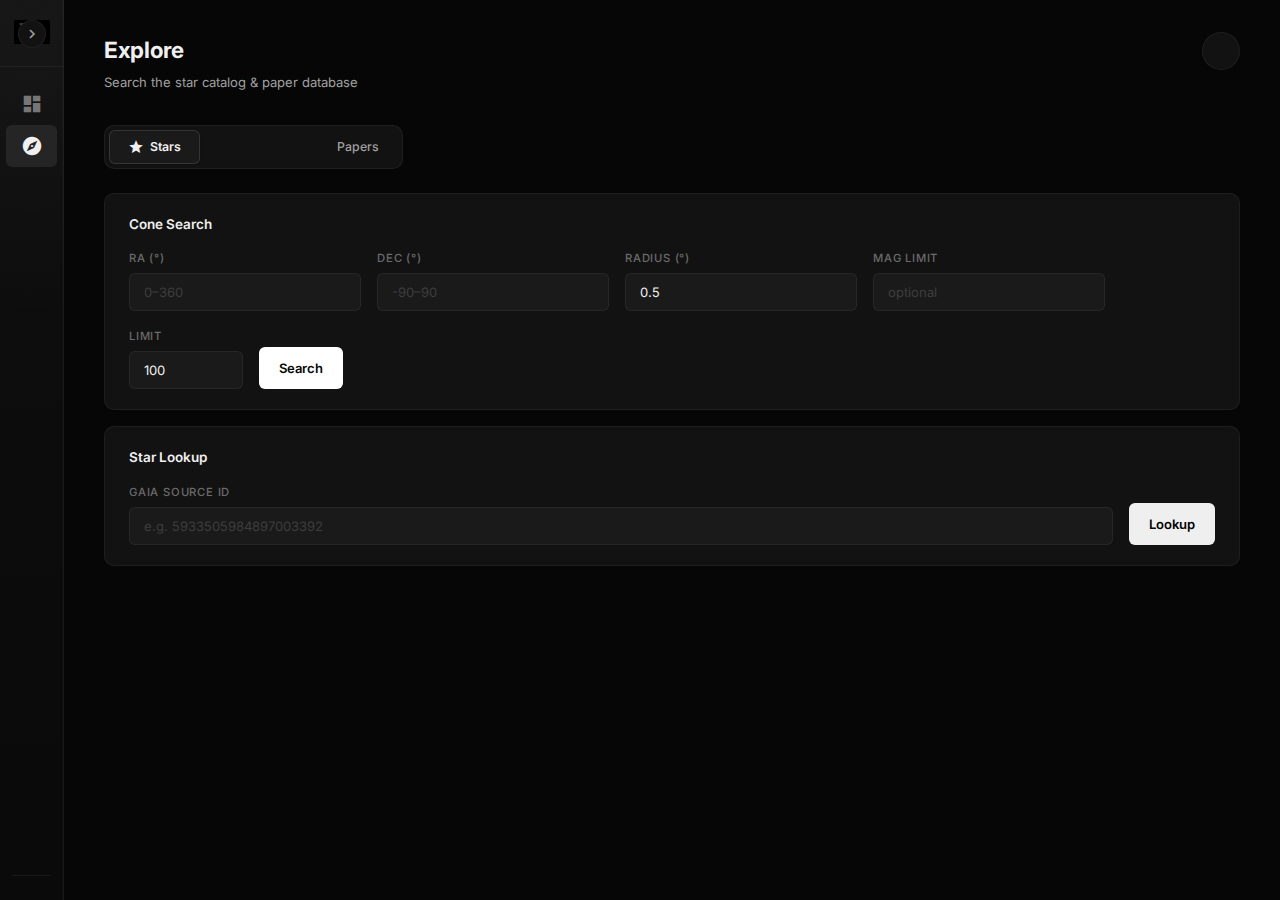
<file: static/explore.html>
<!DOCTYPE html>
<html lang="en" data-theme="dark">
<head>
  <meta charset="UTF-8">
  <meta name="viewport" content="width=device-width, initial-scale=1.0">
  <title>TaarYa — Explore</title>
  <meta name="description" content="Search stars and papers in the TaarYa astronomy catalog.">
  <link rel="stylesheet" href="/static/styles.css">
  <link rel="stylesheet" href="https://fonts.googleapis.com/icon?family=Material+Icons">
</head>
<body>
<div class="app-layout">

  <!-- Sidebar -->
  <aside class="sidebar">
    <button id="sidebar-toggle" class="sidebar-toggle"></button>
    <div class="sidebar-brand">
      <img src="/static/TaarYaLogo.png" alt="TaarYa" style="width:36px;height:36px;border-radius:8px;object-fit:contain;filter:var(--logo-filter);margin-bottom:8px;">
      <h1>TaarYa</h1>
      <p>Star Catalog Intelligence</p>
    </div>
    <ul class="sidebar-nav">
      <li><a href="/static/dashboard.html">
        <span class="material-icons">dashboard</span> Dashboard
      </a></li>
      <li><a href="/static/explore.html" class="active">
        <span class="material-icons">explore</span> Explore
      </a></li>
      <li><a href="/static/chat.html">
        <span class="material-icons">smart_toy</span> Chat
      </a></li>
    </ul>
    <div class="sidebar-footer"><span class="version">v0.2.0</span></div>
  </aside>

  <!-- Main -->
  <main class="main-content">
    <div class="page-header" style="display:flex;justify-content:space-between;align-items:flex-start;">
      <div>
        <h2>Explore</h2>
        <p>Search the star catalog &amp; paper database</p>
      </div>
      <button id="theme-toggle" style="background:var(--bg-surface);border:1px solid var(--border);border-radius:50%;width:38px;height:38px;display:flex;align-items:center;justify-content:center;cursor:pointer;color:var(--text-secondary);transition:all .2s;"></button>
    </div>

    <!-- Tabs -->
    <div class="tabs" id="explore-tabs">
      <button class="tab active" data-tab="stars">
        <span class="material-icons" style="font-size:16px;">star</span> Stars
      </button>
      <button class="tab" data-tab="papers">
        <span class="material-icons" style="font-size:16px;">article</span> Papers
      </button>
    </div>

    <!-- ───── Stars Panel ───── -->
    <div class="tab-panel active" id="panel-stars">

      <!-- Cone search form -->
      <div class="card" id="cone-form-card">
        <h3 style="font-size:0.9rem;font-weight:600;margin-bottom:14px;">Cone Search</h3>
        <form id="cone-form" class="flex gap-4" style="flex-wrap:wrap;align-items:flex-end;">
          <div class="input-group">
            <label>RA (°)</label>
            <input type="number" id="cone-ra" step="any" placeholder="0–360" required>
          </div>
          <div class="input-group">
            <label>Dec (°)</label>
            <input type="number" id="cone-dec" step="any" placeholder="-90–90" required>
          </div>
          <div class="input-group">
            <label>Radius (°)</label>
            <input type="number" id="cone-radius" step="any" value="0.5" min="0.001" max="10" required>
          </div>
          <div class="input-group">
            <label>Mag limit</label>
            <input type="number" id="cone-mag" step="any" placeholder="optional">
          </div>
          <div class="input-group">
            <label>Limit</label>
            <input type="number" id="cone-limit" value="100" min="1" max="1000">
          </div>
          <button type="submit" class="btn btn-primary" style="height:42px;">Search</button>
        </form>
      </div>

      <!-- Star lookup -->
      <div class="card mt-4">
        <h3 style="font-size:0.9rem;font-weight:600;margin-bottom:14px;">Star Lookup</h3>
        <form id="lookup-form" class="flex gap-4" style="align-items:flex-end;">
          <div class="input-group" style="flex:1;">
            <label>Gaia Source ID</label>
            <input type="text" id="lookup-id" placeholder="e.g. 5933505984897003392" required>
          </div>
          <button type="submit" class="btn btn-secondary" style="height:42px;">Lookup</button>
        </form>
      </div>

      <!-- Results -->
      <div id="stars-results" class="mt-4"></div>
    </div>

    <!-- ───── Papers Panel ───── -->
    <div class="tab-panel" id="panel-papers">

      <!-- Semantic search -->
      <div class="card">
        <h3 style="font-size:0.9rem;font-weight:600;margin-bottom:14px;">Semantic Search</h3>
        <form id="paper-search-form" class="flex gap-4" style="align-items:flex-end;">
          <div class="input-group" style="flex:1;">
            <label>Query</label>
            <input type="text" id="paper-q" placeholder="e.g. exoplanet transit spectroscopy" required>
          </div>
          <div class="input-group" style="width:80px;">
            <label>Limit</label>
            <input type="number" id="paper-limit" value="10" min="1" max="50">
          </div>
          <button type="submit" class="btn btn-primary" style="height:42px;">Search</button>
        </form>
      </div>

      <!-- Topic search -->
      <div class="card mt-4">
        <h3 style="font-size:0.9rem;font-weight:600;margin-bottom:14px;">Topic / Keyword</h3>
        <form id="topic-form" class="flex gap-4" style="align-items:flex-end;">
          <div class="input-group" style="flex:1;">
            <label>Keyword</label>
            <input type="text" id="topic-kw" placeholder="e.g. magnetar" required>
          </div>
          <button type="submit" class="btn btn-secondary" style="height:42px;">Find</button>
        </form>
      </div>

      <!-- Results -->
      <div id="papers-results" class="mt-4"></div>
    </div>
  </main>
</div>

<script src="/static/taarya-api.js"></script>
<script src="/static/theme.js"></script>
<script>
(function() {
  'use strict';
  const { api, render } = TaarYa;

  /* ── Tab switching ── */
  document.querySelectorAll('#explore-tabs .tab').forEach(btn => {
    btn.addEventListener('click', () => {
      document.querySelectorAll('#explore-tabs .tab').forEach(b => b.classList.remove('active'));
      document.querySelectorAll('.tab-panel').forEach(p => p.classList.remove('active'));
      btn.classList.add('active');
      document.getElementById('panel-' + btn.dataset.tab).classList.add('active');
    });
  });

  /* ── Star — Cone Search ── */
  document.getElementById('cone-form').addEventListener('submit', async (e) => {
    e.preventDefault();
    const out = document.getElementById('stars-results');
    out.innerHTML = render.spinner();

    const ra   = parseFloat(document.getElementById('cone-ra').value);
    const dec  = parseFloat(document.getElementById('cone-dec').value);
    const rad  = parseFloat(document.getElementById('cone-radius').value);
    const mag  = document.getElementById('cone-mag').value ? parseFloat(document.getElementById('cone-mag').value) : undefined;
    const lim  = parseInt(document.getElementById('cone-limit').value) || 100;

    try {
      const data = await api.coneSearch(ra, dec, rad, { magLimit: mag, limit: lim });
      const stars = data.stars || [];
      if (!stars.length) { out.innerHTML = render.emptyState('No stars found in this region.'); return; }
      out.innerHTML = '<div style="font-size:0.8rem;color:var(--text-muted);margin-bottom:10px;">' + data.count + ' star(s) found</div>' +
        render.resultTable(stars, 25);
    } catch (err) {
      out.innerHTML = render.emptyState('Search failed — ' + err.message);
    }
  });

  /* ── Star — Lookup ── */
  document.getElementById('lookup-form').addEventListener('submit', async (e) => {
    e.preventDefault();
    const id = document.getElementById('lookup-id').value.trim();
    if (!id) return;
    const out = document.getElementById('stars-results');
    out.innerHTML = render.spinner();

    try {
      const star = await api.lookupStar(id);
      out.innerHTML = '<div style="max-width:500px;">' + render.starCard(star) + '</div>';
    } catch (err) {
      out.innerHTML = render.emptyState('Star not found — ' + err.message);
    }
  });

  /* ── Paper — Semantic Search ── */
  document.getElementById('paper-search-form').addEventListener('submit', async (e) => {
    e.preventDefault();
    const q = document.getElementById('paper-q').value.trim();
    if (!q) return;
    const limit = parseInt(document.getElementById('paper-limit').value) || 10;
    const out = document.getElementById('papers-results');
    out.innerHTML = render.spinner();

    try {
      const data = await api.searchPapers(q, limit);
      const papers = data.results || [];
      if (!papers.length) { out.innerHTML = render.emptyState('No papers matched "' + q + '".'); return; }
      out.innerHTML = '<div style="font-size:0.8rem;color:var(--text-muted);margin-bottom:10px;">' + data.count + ' paper(s)</div>' +
        papers.map(p => {
          const payload = p.payload || p;
          return render.paperCard({
            title: payload.title,
            authors: payload.authors,
            arxiv_id: payload.arxiv_id,
            categories: payload.categories,
            abstract: payload.abstract,
            published_date: payload.published_date,
            score: p.score,
          });
        }).join('');
    } catch (err) {
      out.innerHTML = render.emptyState('Search failed — ' + err.message);
    }
  });

  /* ── Paper — Topic / Keyword ── */
  document.getElementById('topic-form').addEventListener('submit', async (e) => {
    e.preventDefault();
    const kw = document.getElementById('topic-kw').value.trim();
    if (!kw) return;
    const out = document.getElementById('papers-results');
    out.innerHTML = render.spinner();

    try {
      const data = await api.papersByTopic(kw);
      const papers = data.papers || [];
      if (!papers.length) { out.innerHTML = render.emptyState('No papers about "' + kw + '".'); return; }
      out.innerHTML = '<div style="font-size:0.8rem;color:var(--text-muted);margin-bottom:10px;">' + data.count + ' paper(s)</div>' +
        papers.map(p => render.paperCard(p)).join('');
    } catch (err) {
      out.innerHTML = render.emptyState('Topic search failed — ' + err.message);
    }
  });
})();
</script>
</body>
</html>
</file>
<file: static/styles.css>
/* ══════════════════════════════════════════════════════════
   TaarYa Design System v3 — Black & White (Dark + Light)
   ══════════════════════════════════════════════════════════ */

/* ── Reset & Fonts ─────────────────────────────────────── */
@import url('https://fonts.googleapis.com/css2?family=Inter:wght@300;400;500;600;700&family=JetBrains+Mono:wght@400;500&display=swap');

*,
*::before,
*::after {
  box-sizing: border-box;
  margin: 0;
  padding: 0;
}

:root {
  /* ── Dark Mode (default) ─────────────────────────────── */
  --bg-deep: #060606;
  --bg-base: #0a0a0a;
  --bg-surface: #121212;
  --bg-raised: #1a1a1a;
  --bg-hover: #222222;
  --bg-surface-hover: #1e1e1e;

  /* Text */
  --text-primary: #f0f0f0;
  --text-secondary: #a0a0a0;
  --text-tertiary: #7c7c7c;
  --text-muted: #6b6b6b;
  --text-dim: #3d3d3d;

  --panel-bg: rgba(255, 255, 255, 0.035);
  --panel-bg-strong: rgba(255, 255, 255, 0.055);
  --panel-border: rgba(255, 255, 255, 0.08);
  --panel-border-strong: rgba(255, 255, 255, 0.14);
  --panel-text: #f5f5f5;
  --panel-text-secondary: #c7c7c7;
  --panel-text-muted: #909090;

  /* Accent — monochrome white */
  --accent: #ffffff;
  --accent-soft: rgba(255, 255, 255, 0.08);
  --accent-glow: rgba(255, 255, 255, 0.15);

  /* Semantic */
  --success: #a3e635;
  --warning: #fbbf24;
  --error: #f87171;

  /* Borders */
  --border: rgba(255, 255, 255, 0.06);
  --border-hover: rgba(255, 255, 255, 0.12);

  /* Spacing */
  --sidebar-w: 240px;
  --radius-sm: 6px;
  --radius-md: 10px;
  --radius-lg: 14px;

  /* Transitions */
  --ease: cubic-bezier(0.25, 0.46, 0.45, 0.94);

  /* Logo */
  --logo-filter: none;
}

/* ── Light Mode ────────────────────────────────────────── */
[data-theme="light"] {
  --bg-deep: #f8f8f8;
  --bg-base: #f2f2f2;
  --bg-surface: #ebebeb;
  --bg-raised: #e0e0e0;
  --bg-hover: #d5d5d5;
  --bg-surface-hover: #dedede;

  --text-primary: #111111;
  --text-secondary: #3f3f3f;
  --text-tertiary: #5f5f5f;
  --text-muted: #6b7280;
  --text-dim: #9ca3af;

  --panel-bg: #ffffff;
  --panel-bg-strong: #fafafa;
  --panel-border: rgba(0, 0, 0, 0.10);
  --panel-border-strong: rgba(0, 0, 0, 0.16);
  --panel-text: #111111;
  --panel-text-secondary: #3f3f3f;
  --panel-text-muted: #6b7280;

  --accent: #111111;
  --accent-soft: rgba(0, 0, 0, 0.06);
  --accent-glow: rgba(0, 0, 0, 0.12);

  --success: #65a30d;
  --warning: #d97706;
  --error: #dc2626;

  --border: rgba(0, 0, 0, 0.08);
  --border-hover: rgba(0, 0, 0, 0.15);

  --logo-filter: invert(1);
}

html {
  font-size: 15px;
}

body {
  font-family: 'Inter', -apple-system, sans-serif;
  background: var(--bg-deep);
  color: var(--text-primary);
  line-height: 1.6;
  -webkit-font-smoothing: antialiased;
  min-height: 100vh;
  transition: background 0.3s var(--ease), color 0.3s var(--ease);
}

a {
  color: var(--text-secondary);
  text-decoration: none;
}

a:hover {
  text-decoration: underline;
  color: var(--text-primary);
}

/* ── Layout ────────────────────────────────────────────── */
.app-layout {
  display: grid;
  grid-template-columns: auto 1fr;
  min-height: 100vh;
  height: 100vh;
  overflow: hidden;
}

.main-content {
  height: 100vh;
  padding: 32px 40px;
  width: 100%;
  overflow-y: auto;
}

/* ── Sidebar ───────────────────────────────────────────── */
.sidebar {
  background:
    radial-gradient(circle at top, rgba(255,255,255,0.04), transparent 36%),
    linear-gradient(180deg, rgba(255,255,255,0.015), rgba(0,0,0,0.02)),
    var(--bg-base);
  border-right: 1px solid var(--border);
  padding: 14px 0 12px;
  display: flex;
  flex-direction: column;
  position: sticky;
  top: 0;
  height: 100vh;
  width: var(--sidebar-w);
  transition: width 0.25s var(--ease), background 0.3s var(--ease);
  overflow: hidden;
  flex-shrink: 0;
  box-shadow: inset -1px 0 0 rgba(255,255,255,0.02);
}

/* ── Sidebar Toggle Button ────────────────────────────── */
.sidebar-toggle {
  position: absolute;
  top: 20px;
  right: 12px;
  width: 28px;
  height: 28px;
  background: var(--bg-surface);
  border: 1px solid var(--border);
  border-radius: 50%;
  display: flex;
  align-items: center;
  justify-content: center;
  cursor: pointer;
  color: var(--text-secondary);
  font-size: 18px;
  transition: all 0.2s var(--ease);
  z-index: 10;
}

.sidebar-toggle:hover {
  background: var(--bg-hover);
  color: var(--text-primary);
}

.sidebar {
  position: relative;
}

/* ── Collapsed State ──────────────────────────────────── */
.sidebar.collapsed {
  width: 64px;
}

.sidebar.collapsed .sidebar-brand h1,
.sidebar.collapsed .sidebar-brand p,
.sidebar.collapsed .sidebar-footer .version {
  opacity: 0;
  visibility: hidden;
  height: 0;
  margin: 0;
  overflow: hidden;
  transition: opacity 0.15s var(--ease);
}

.sidebar.collapsed .sidebar-brand {
  padding: 0 14px 16px;
  display: flex;
  justify-content: center;
}

.sidebar.collapsed .sidebar-brand img {
  margin-bottom: 0 !important;
}

.sidebar.collapsed .sidebar-nav {
  padding: 0 6px;
}

.sidebar.collapsed .sidebar-nav li a {
  justify-content: center;
  padding: 10px;
  gap: 0;
  font-size: 0;
}

.sidebar.collapsed .sidebar-nav li a .material-icons {
  font-size: 22px;
}

.sidebar.collapsed .sidebar-toggle {
  right: 50%;
  transform: translateX(50%);
}

.sidebar.collapsed .nav-section-title,
.sidebar.collapsed .new-chat-btn,
.sidebar.collapsed .session-list {
  display: none;
}

/* ── Sidebar: Chat Sessions ──────────────────────────────── */
.nav-section-title {
  padding: 18px 18px 8px;
  font-size: 9px;
  font-weight: 700;
  text-transform: uppercase;
  letter-spacing: 1.6px;
  color: var(--text-muted);
  flex-shrink: 0;
}

.new-chat-btn {
  width: calc(100% - 24px);
  margin: 0 12px 10px;
  padding: 10px 12px;
  background: var(--bg-surface);
  color: var(--text-primary);
  border: 1px solid var(--border);
  border-radius: 14px;
  cursor: pointer;
  font-family: inherit;
  font-size: 11px;
  font-weight: 700;
  letter-spacing: 0.7px;
  text-align: left;
  flex-shrink: 0;
  box-shadow: var(--shadow);
}

.new-chat-btn:hover {
  background: var(--bg-surface-hover);
  border-color: var(--border-hover);
  transform: translateY(-1px);
}

.session-list {
  flex: 1;
  overflow-y: auto;
  padding: 8px 12px 0;
  display: flex;
  flex-direction: column;
  gap: 8px;
  min-height: 0;
}

.session-item {
  padding: 10px 12px;
  border-radius: 14px;
  cursor: pointer;
  font-size: 12px;
  color: var(--text-secondary);
  border: 1px solid var(--border);
  background: var(--bg-surface);
  box-shadow: var(--shadow);
  position: relative;
  transition: border-color 0.18s var(--ease), background 0.18s var(--ease), transform 0.18s var(--ease);
}

.session-item:hover {
  background: var(--bg-surface-hover);
  border-color: var(--border-hover);
  transform: translateY(-1px);
}

.session-item.active {
  border-color: var(--border-hover);
  background: var(--bg-tertiary);
  color: var(--text-primary);
}

.session-item .s-title {
  font-weight: 600;
  color: var(--text-primary);
  white-space: nowrap;
  overflow: hidden;
  text-overflow: ellipsis;
  padding-right: 18px;
}

.session-item .s-time {
  font-size: 10px;
  margin-top: 4px;
  color: var(--text-tertiary);
  letter-spacing: 0.04em;
}

.session-item .s-delete {
  position: absolute;
  top: 10px;
  right: 10px;
  opacity: 0;
  font-size: 11px;
  color: var(--text-tertiary);
  background: var(--bg-base);
  border: 1px solid var(--border);
  border-radius: 999px;
  width: 18px;
  height: 18px;
  display: inline-flex;
  align-items: center;
  justify-content: center;
}

.session-item:hover .s-delete {
  opacity: 1;
}

/* Layout adapts to sidebar width */
.app-layout {
  transition: grid-template-columns 0.25s var(--ease);
}

.sidebar-brand {
  padding: 0 24px 24px;
  border-bottom: 1px solid var(--border);
  margin-bottom: 16px;
}

.sidebar-brand h1 {
  font-size: 1.3rem;
  font-weight: 700;
  letter-spacing: -0.5px;
  color: var(--text-primary);
}

.sidebar-brand p {
  font-size: 0.7rem;
  color: var(--text-muted);
  margin-top: 4px;
  text-transform: uppercase;
  letter-spacing: 1.5px;
}

.sidebar-nav {
  list-style: none;
  padding: 0 12px;
  flex: 1;
}

.sidebar-nav li a {
  display: flex;
  align-items: center;
  gap: 12px;
  padding: 10px 16px;
  border-radius: var(--radius-sm);
  color: var(--text-secondary);
  font-size: 0.87rem;
  font-weight: 500;
  transition: all 0.2s var(--ease);
  text-decoration: none;
}

.sidebar-nav li a:hover {
  background: var(--bg-hover);
  color: var(--text-primary);
}

.sidebar-nav li a.active {
  background: var(--accent-soft);
  color: var(--text-primary);
  font-weight: 600;
}

.sidebar-nav li a .material-icons {
  font-size: 20px;
  opacity: 0.7;
}

.sidebar-nav li a.active .material-icons {
  opacity: 1;
}

.sidebar-footer {
  display: flex;
  flex-direction: column;
  gap: 6px;
  padding: 12px 12px 0;
  border-top: 1px solid var(--border);
  margin: 8px 12px 0;
}

.sidebar-footer * {
  margin: 0;
}

.sidebar-footer .version {
  font-size: 0.6rem;
  color: var(--text-dim);
  font-family: 'JetBrains Mono', monospace;
  line-height: 1;
  letter-spacing: 0.08em;
}

/* ── Page Header ───────────────────────────────────────── */
.page-header {
  margin-bottom: 32px;
}

.page-header h2 {
  font-size: 1.5rem;
  font-weight: 700;
  letter-spacing: -0.3px;
}

.page-header p {
  font-size: 0.87rem;
  color: var(--text-secondary);
  margin-top: 4px;
}

/* ── Tabs ──────────────────────────────────────────────── */
.tabs {
  display: flex;
  gap: 4px;
  padding: 4px;
  background: var(--bg-surface);
  border: 1px solid var(--border);
  border-radius: var(--radius-md);
  width: fit-content;
  margin-bottom: 24px;
}

.tab {
  display: flex;
  align-items: center;
  gap: 6px;
  padding: 8px 18px;
  border: 1px solid transparent;
  border-radius: var(--radius-sm);
  background: transparent;
  color: var(--text-secondary);
  font-family: 'Inter', sans-serif;
  font-size: 0.82rem;
  font-weight: 500;
  cursor: pointer;
  transition: all 0.2s var(--ease);
}

.tab:hover {
  background: var(--bg-hover);
  color: var(--text-primary);
}

.tab.active {
  background: var(--bg-raised);
  color: var(--text-primary);
  border-color: var(--border-hover);
  font-weight: 600;
  box-shadow: 0 1px 3px rgba(0, 0, 0, 0.15);
}

.tab .material-icons {
  font-size: 16px;
  opacity: 0.7;
}

.tab.active .material-icons {
  opacity: 1;
}

.tab-panel {
  display: none;
}

.tab-panel.active {
  display: flex;
  flex-direction: column;
  flex: 1;
  min-height: 0;
  overflow: hidden;
}

#panel-stars {
  display: flex;
  flex-direction: column;
  height: 100%;
}

#stars-results {
  flex: 1;
  min-height: 0;
}

/* ── Cards ─────────────────────────────────────────────── */
.card {
  background: var(--bg-surface);
  border: 1px solid var(--border);
  border-radius: var(--radius-md);
  padding: 20px 24px;
  transition: border-color 0.2s var(--ease);
}

.card:hover {
  border-color: var(--border-hover);
}

.stat-card {
  background: var(--bg-surface);
  border: 1px solid var(--border);
  border-radius: var(--radius-md);
  padding: 20px 24px;
  text-align: center;
}

.stat-card .stat-value {
  font-size: 2rem;
  font-weight: 700;
  font-family: 'JetBrains Mono', monospace;
  color: var(--text-primary);
}

.stat-card .stat-label {
  font-size: 0.75rem;
  color: var(--text-muted);
  margin-top: 4px;
  text-transform: uppercase;
  letter-spacing: 1px;
}

.stat-card .stat-icon {
  font-size: 28px;
  color: var(--text-secondary);
  opacity: 0.5;
  margin-bottom: 8px;
}

.stats-grid {
  display: grid;
  grid-template-columns: repeat(auto-fit, minmax(180px, 1fr));
  gap: 16px;
  margin-bottom: 32px;
}

/* ── Status Badges ─────────────────────────────────────── */
.badge {
  display: inline-flex;
  align-items: center;
  gap: 6px;
  font-size: 0.7rem;
  padding: 3px 10px;
  border-radius: 20px;
  font-weight: 500;
  letter-spacing: 0.3px;
}

.badge-online {
  background: rgba(163, 230, 53, 0.12);
  color: var(--success);
  border: 1px solid rgba(163, 230, 53, 0.3);
}

.badge-offline {
  background: rgba(248, 113, 113, 0.12);
  color: var(--error);
  border: 1px solid rgba(248, 113, 113, 0.3);
}

.badge::before {
  content: '';
  width: 6px;
  height: 6px;
  border-radius: 50%;
  background: currentColor;
}

/* ── Forms & Inputs ────────────────────────────────────── */
.input-group {
  display: flex;
  flex-direction: column;
  gap: 6px;
}

.input-group label {
  font-size: 0.75rem;
  color: var(--text-muted);
  text-transform: uppercase;
  letter-spacing: 0.8px;
  font-weight: 500;
}

input[type="text"],
input[type="number"],
input[type="search"],
textarea,
select {
  background: var(--bg-raised);
  border: 1px solid var(--border);
  border-radius: var(--radius-sm);
  color: var(--text-primary);
  padding: 10px 14px;
  font-size: 0.87rem;
  font-family: inherit;
  outline: none;
  transition: border-color 0.2s var(--ease), box-shadow 0.2s var(--ease);
  width: 100%;
}

input:focus,
textarea:focus,
select:focus {
  border-color: var(--accent);
  box-shadow: 0 0 0 3px var(--accent-soft);
}

input::placeholder,
textarea::placeholder {
  color: var(--text-dim);
}

/* ── Buttons ───────────────────────────────────────────── */
.btn {
  display: inline-flex;
  align-items: center;
  justify-content: center;
  gap: 8px;
  padding: 10px 20px;
  font-size: 0.87rem;
  font-weight: 600;
  border-radius: var(--radius-sm);
  border: none;
  cursor: pointer;
  transition: all 0.2s var(--ease);
  font-family: inherit;
}

.btn-primary {
  background: var(--accent);
  color: var(--bg-deep);
}

.btn-primary:hover {
  opacity: 0.85;
  box-shadow: 0 4px 16px var(--accent-soft);
}

.btn-ghost {
  background: transparent;
  border: 1px solid var(--border);
  color: var(--text-secondary);
}

.btn-ghost:hover {
  background: var(--bg-hover);
  color: var(--text-primary);
  border-color: var(--border-hover);
}

.btn-sm {
  padding: 6px 14px;
  font-size: 0.8rem;
}

/* ── Tabs ──────────────────────────────────────────────── */
.tabs {
  display: flex;
  gap: 0;
  border-bottom: 1px solid var(--border);
  margin-bottom: 24px;
}

.tab-btn {
  padding: 10px 20px;
  font-size: 0.87rem;
  font-weight: 500;
  color: var(--text-muted);
  background: none;
  border: none;
  border-bottom: 2px solid transparent;
  cursor: pointer;
  transition: all 0.2s var(--ease);
  font-family: inherit;
}

.tab-btn:hover {
  color: var(--text-secondary);
}

.tab-btn.active {
  color: var(--text-primary);
  border-bottom-color: var(--accent);
}

.tab-panel {
  display: none;
  animation: fadeIn 0.3s var(--ease);
}

.tab-panel.active {
  display: block;
}

/* ── Data Table ────────────────────────────────────────── */
.data-table {
  width: 100%;
  border-collapse: collapse;
  font-size: 0.8rem;
}

.data-table th {
  text-align: left;
  padding: 10px 14px;
  color: var(--text-muted);
  font-weight: 500;
  font-size: 0.7rem;
  text-transform: uppercase;
  letter-spacing: 0.8px;
  border-bottom: 1px solid var(--border);
}

.data-table td {
  padding: 10px 14px;
  border-bottom: 1px solid var(--border);
  font-family: 'JetBrains Mono', monospace;
  font-size: 0.78rem;
  color: var(--text-secondary);
}

.data-table tr:hover td {
  background: var(--bg-raised);
}

.data-table .text-right {
  text-align: right;
}

.data-table .text-accent {
  color: var(--accent);
}

.data-table .text-green {
  color: var(--success);
}

.data-table .text-amber {
  color: var(--warning);
}

/* ── Chat Bubbles ──────────────────────────────────────── */
.chat-container {
  display: flex;
  flex-direction: column;
  height: calc(100vh - 160px);
}

.chat-messages {
  flex: 1;
  overflow-y: auto;
  padding: 20px 0;
}

.chat-message {
  display: flex;
  gap: 12px;
  margin-bottom: 20px;
  animation: fadeIn 0.3s var(--ease);
}

.chat-message.user {
  flex-direction: row-reverse;
}

.chat-avatar {
  width: 32px;
  height: 32px;
  border-radius: 50%;
  display: flex;
  align-items: center;
  justify-content: center;
  flex-shrink: 0;
}

.chat-message.ai .chat-avatar {
  background: var(--bg-raised);
  border: 1px solid var(--border);
}

.chat-message.user .chat-avatar {
  background: var(--text-primary);
}

.chat-avatar .material-icons {
  font-size: 16px;
  color: var(--text-secondary);
}

.chat-message.user .chat-avatar .material-icons {
  color: var(--bg-deep);
}

.chat-bubble {
  max-width: 75%;
  padding: 12px 18px;
  font-size: 0.87rem;
  line-height: 1.65;
  border-radius: var(--radius-md);
}

.chat-message.ai .chat-bubble {
  background: var(--bg-surface);
  border: 1px solid var(--border);
  color: var(--text-primary);
  border-top-left-radius: 2px;
}

.chat-message.user .chat-bubble {
  background: var(--accent-soft);
  border: 1px solid var(--accent-glow);
  color: var(--text-primary);
  border-top-right-radius: 2px;
}

.chat-sender {
  font-size: 0.7rem;
  color: var(--text-muted);
  margin-bottom: 4px;
}

.chat-input-bar {
  display: flex;
  gap: 10px;
  padding: 16px 0;
  border-top: 1px solid var(--border);
}

.chat-input-bar input {
  flex: 1;
}

/* ── Suggestion Chips ──────────────────────────────────── */
.chips {
  display: flex;
  flex-wrap: wrap;
  gap: 8px;
  margin-top: 12px;
}

.chip {
  padding: 6px 14px;
  font-size: 0.78rem;
  border-radius: 20px;
  background: var(--bg-raised);
  border: 1px solid var(--border);
  color: var(--text-secondary);
  cursor: pointer;
  transition: all 0.2s var(--ease);
  font-family: inherit;
}

.chip:hover {
  background: var(--accent-soft);
  border-color: var(--accent-glow);
  color: var(--text-primary);
}

/* ── Paper Card ────────────────────────────────────────── */
.paper-card {
  padding: 16px 20px;
  border: 1px solid var(--border);
  border-radius: var(--radius-md);
  background: var(--bg-surface);
  margin-bottom: 12px;
  transition: border-color 0.2s var(--ease);
}

.paper-card:hover {
  border-color: var(--border-hover);
}

.paper-card .paper-title {
  font-size: 0.87rem;
  font-weight: 600;
  color: var(--text-primary);
  line-height: 1.4;
}

.paper-card .paper-meta {
  font-size: 0.75rem;
  color: var(--text-muted);
  margin-top: 4px;
}

.paper-card .paper-cat {
  display: inline-block;
  font-size: 0.65rem;
  padding: 2px 8px;
  border-radius: 3px;
  background: var(--accent-soft);
  color: var(--text-secondary);
  margin-right: 4px;
  margin-top: 6px;
}

/* ── Loading & Empty States ────────────────────────────── */
.spinner {
  width: 24px;
  height: 24px;
  border: 2.5px solid var(--border);
  border-top-color: var(--accent);
  border-radius: 50%;
  animation: spin 0.7s linear infinite;
  margin: 24px auto;
}

.empty-state {
  text-align: center;
  padding: 48px 20px;
  color: var(--text-muted);
}

.empty-state .material-icons {
  font-size: 40px;
  opacity: 0.3;
  display: block;
  margin-bottom: 10px;
}

.empty-state p {
  font-size: 0.87rem;
}

/* ── Utility ───────────────────────────────────────────── */
.hidden {
  display: none !important;
}

.mt-4 {
  margin-top: 16px;
}

.mt-6 {
  margin-top: 24px;
}

.mb-4 {
  margin-bottom: 16px;
}

.gap-4 {
  gap: 16px;
}

.grid-2 {
  display: grid;
  grid-template-columns: 1fr 1fr;
  gap: 16px;
}

.flex {
  display: flex;
}

.flex-wrap {
  flex-wrap: wrap;
}

.items-center {
  align-items: center;
}

.justify-between {
  justify-content: space-between;
}

.text-sm {
  font-size: 0.8rem;
}

.text-mono {
  font-family: 'JetBrains Mono', monospace;
}

/* ── Animations ────────────────────────────────────────── */
@keyframes spin {
  to {
    transform: rotate(360deg);
  }
}

@keyframes fadeIn {
  from {
    opacity: 0;
    transform: translateY(6px);
  }

  to {
    opacity: 1;
    transform: translateY(0);
  }
}

@keyframes pulse {

  0%,
  100% {
    opacity: 1;
  }

  50% {
    opacity: 0.5;
  }
}

/* ── Responsive ────────────────────────────────────────── */
@media (max-width: 768px) {
  :root {
    --sidebar-w: 0px;
  }

  .sidebar {
    display: none;
  }

  .main-content {
    padding: 20px 16px;
  }

  .stats-grid {
    grid-template-columns: 1fr;
  }

  .grid-2 {
    grid-template-columns: 1fr;
  }

  .chat-bubble {
    max-width: 90%;
  }
}
</file>
